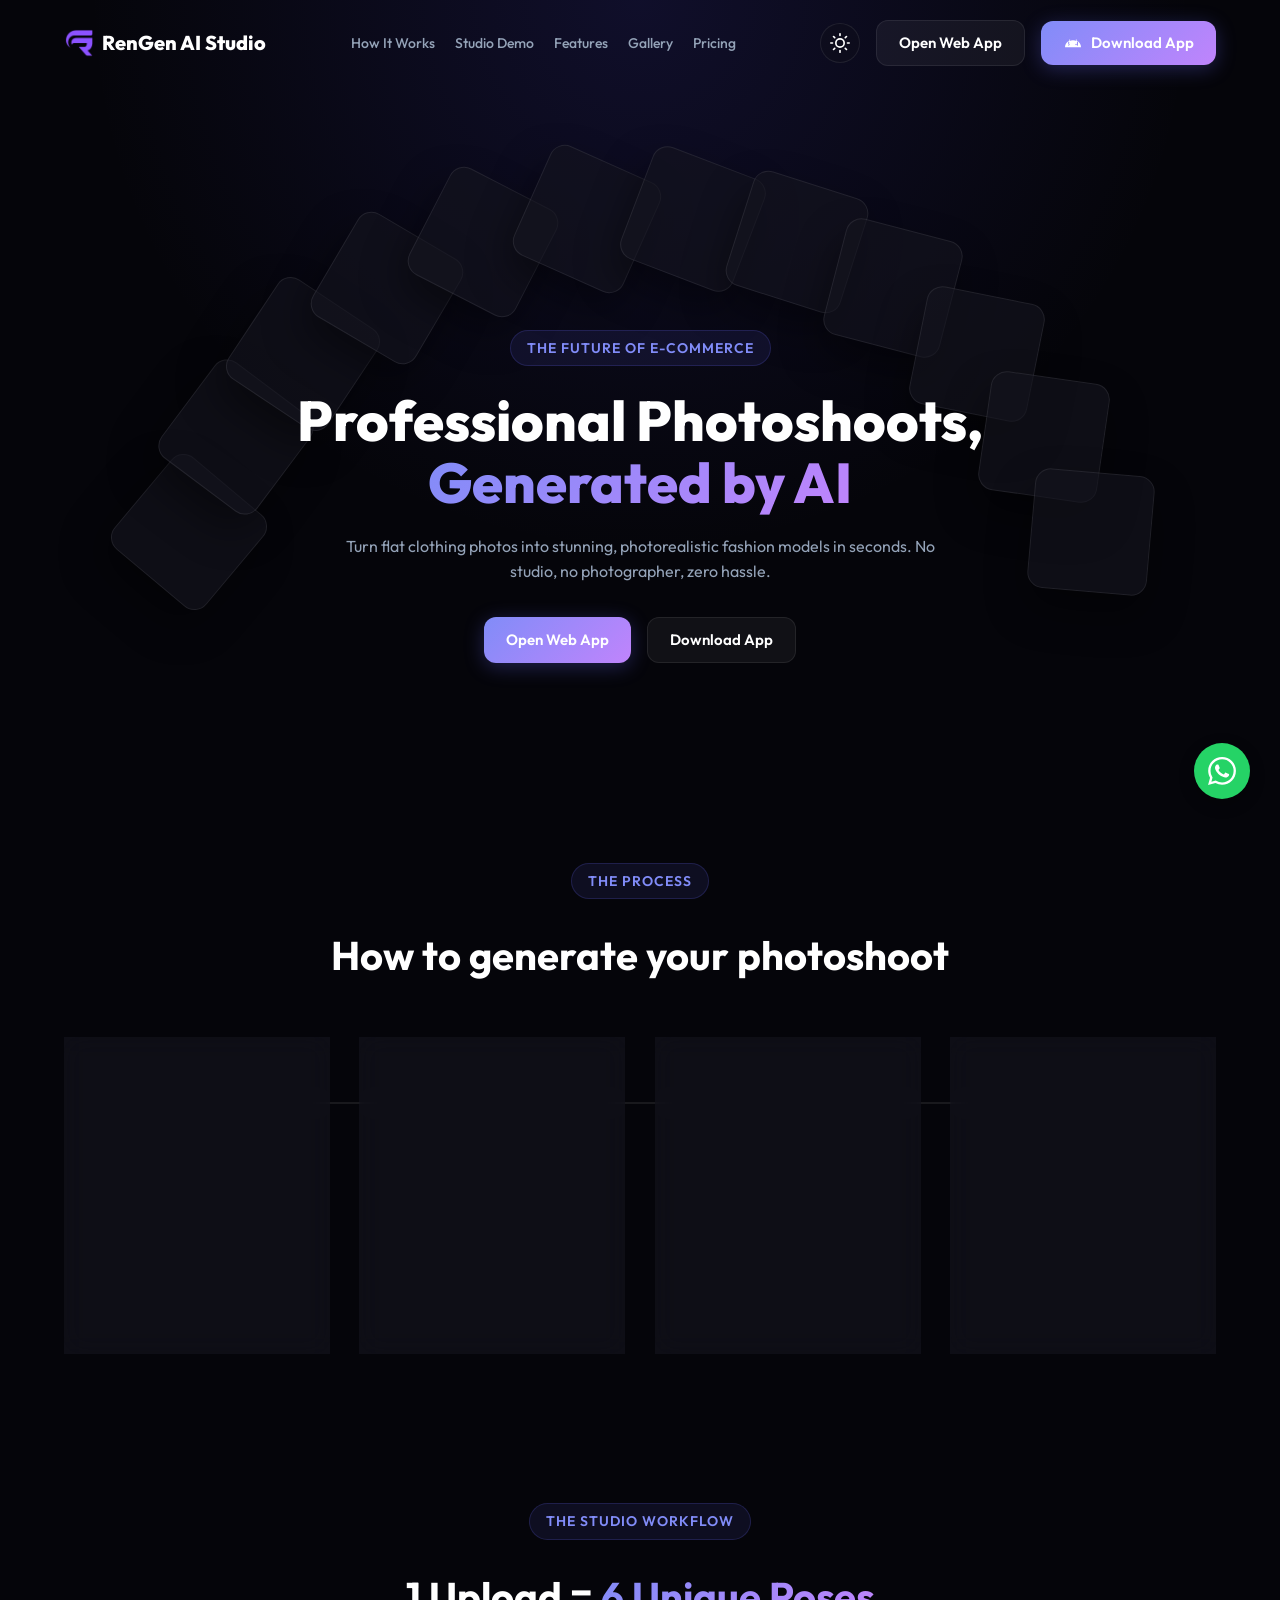
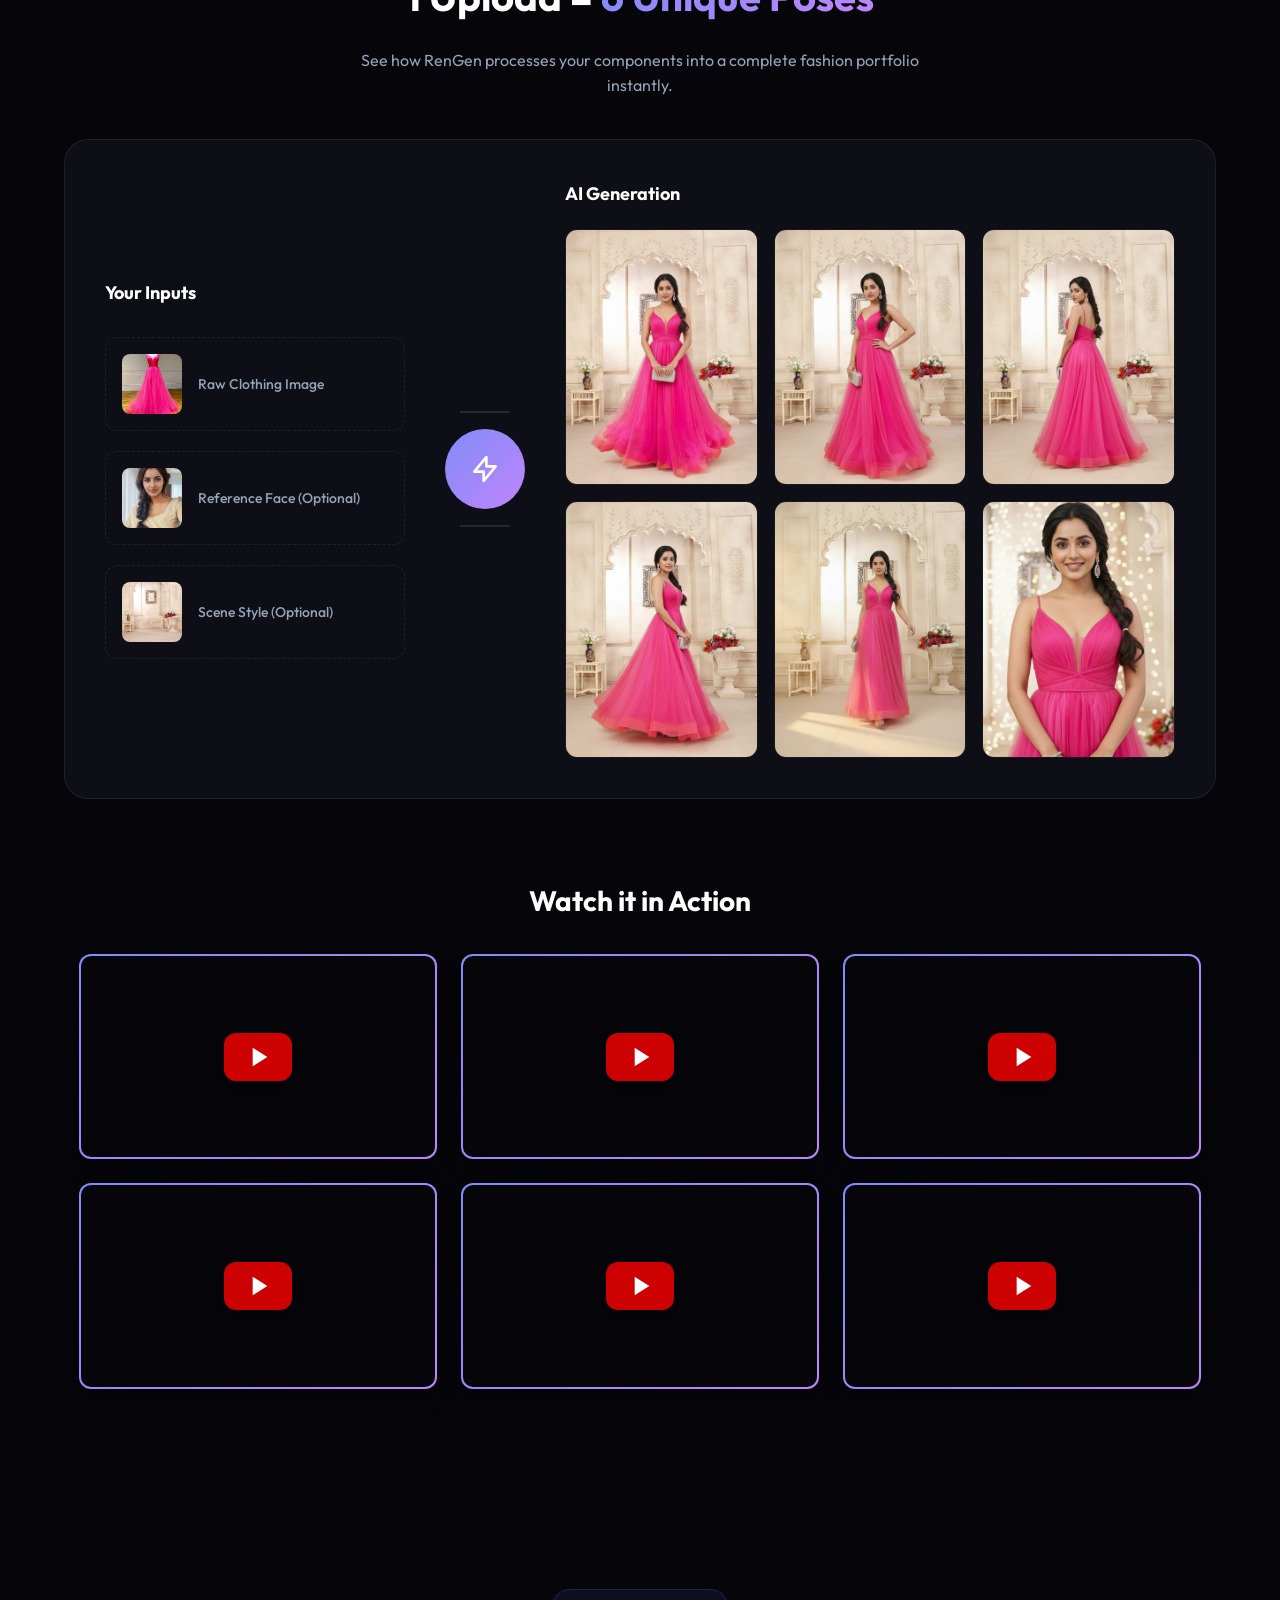
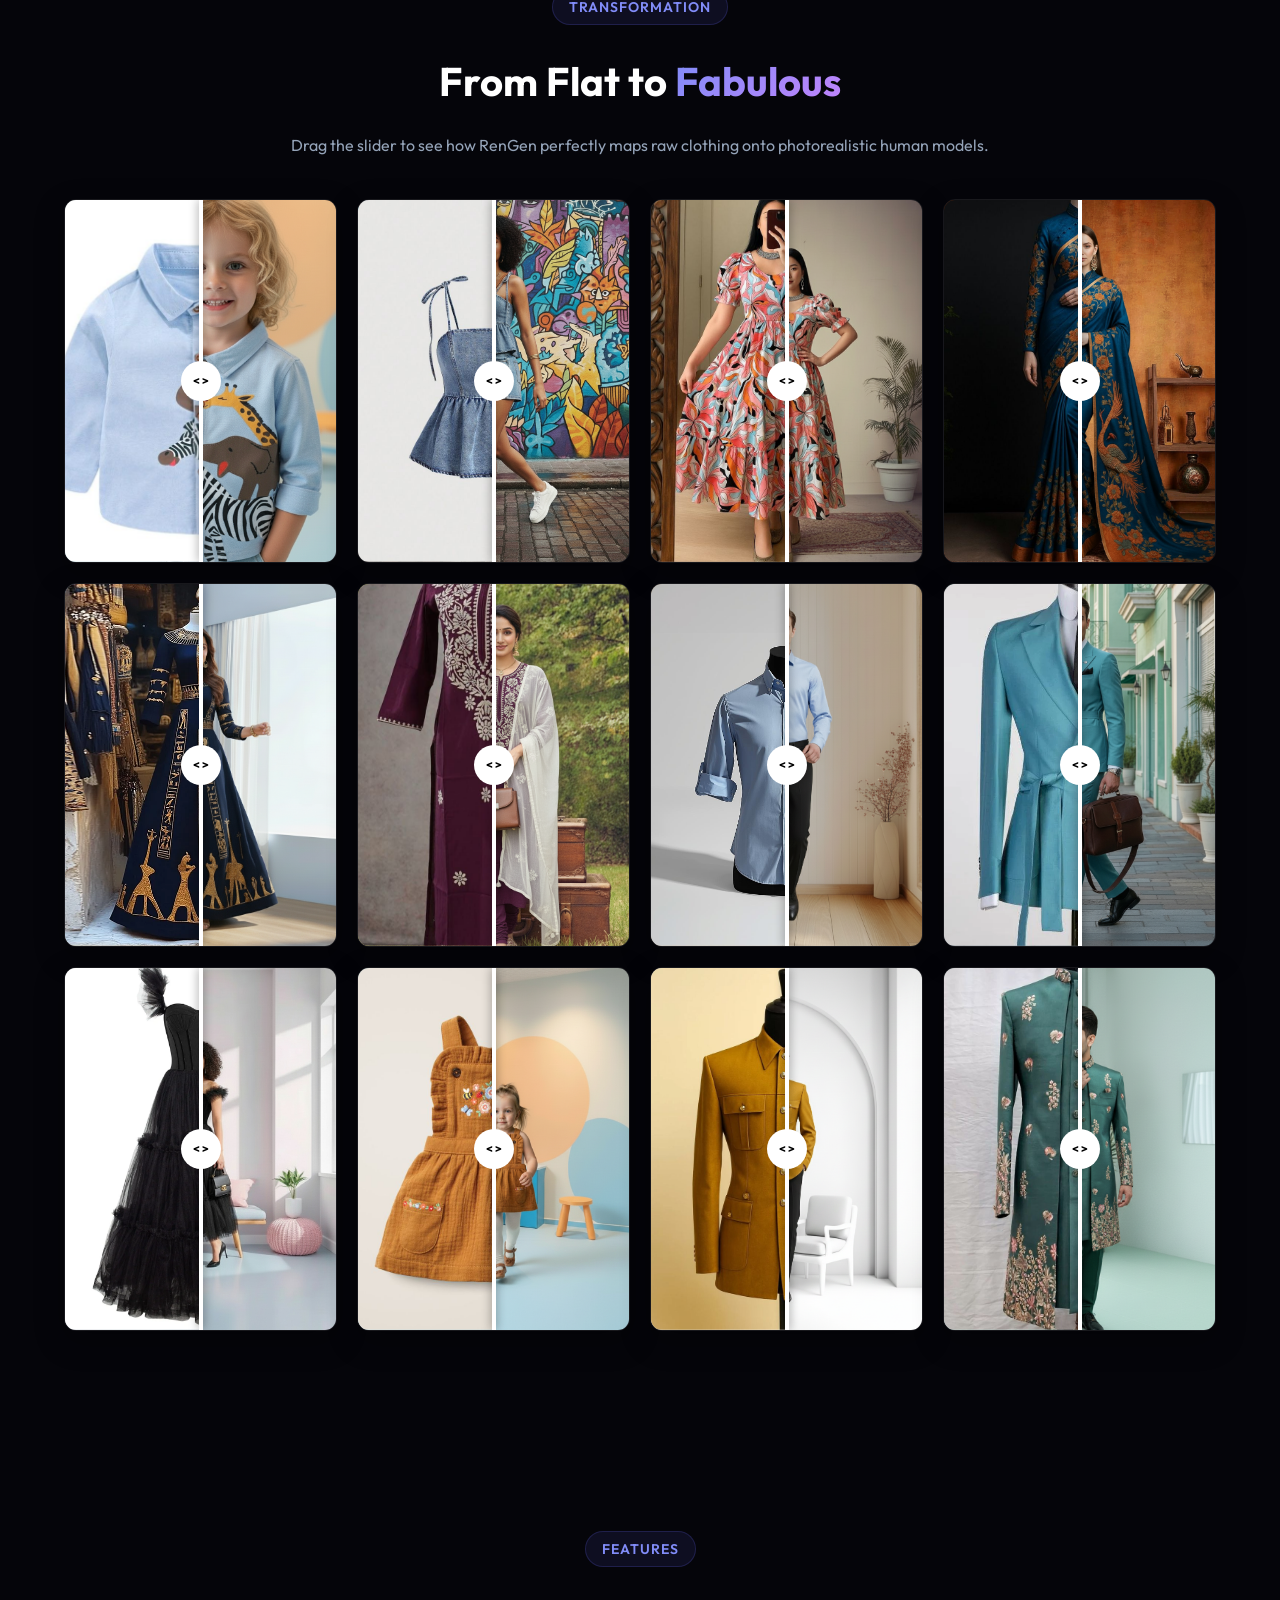
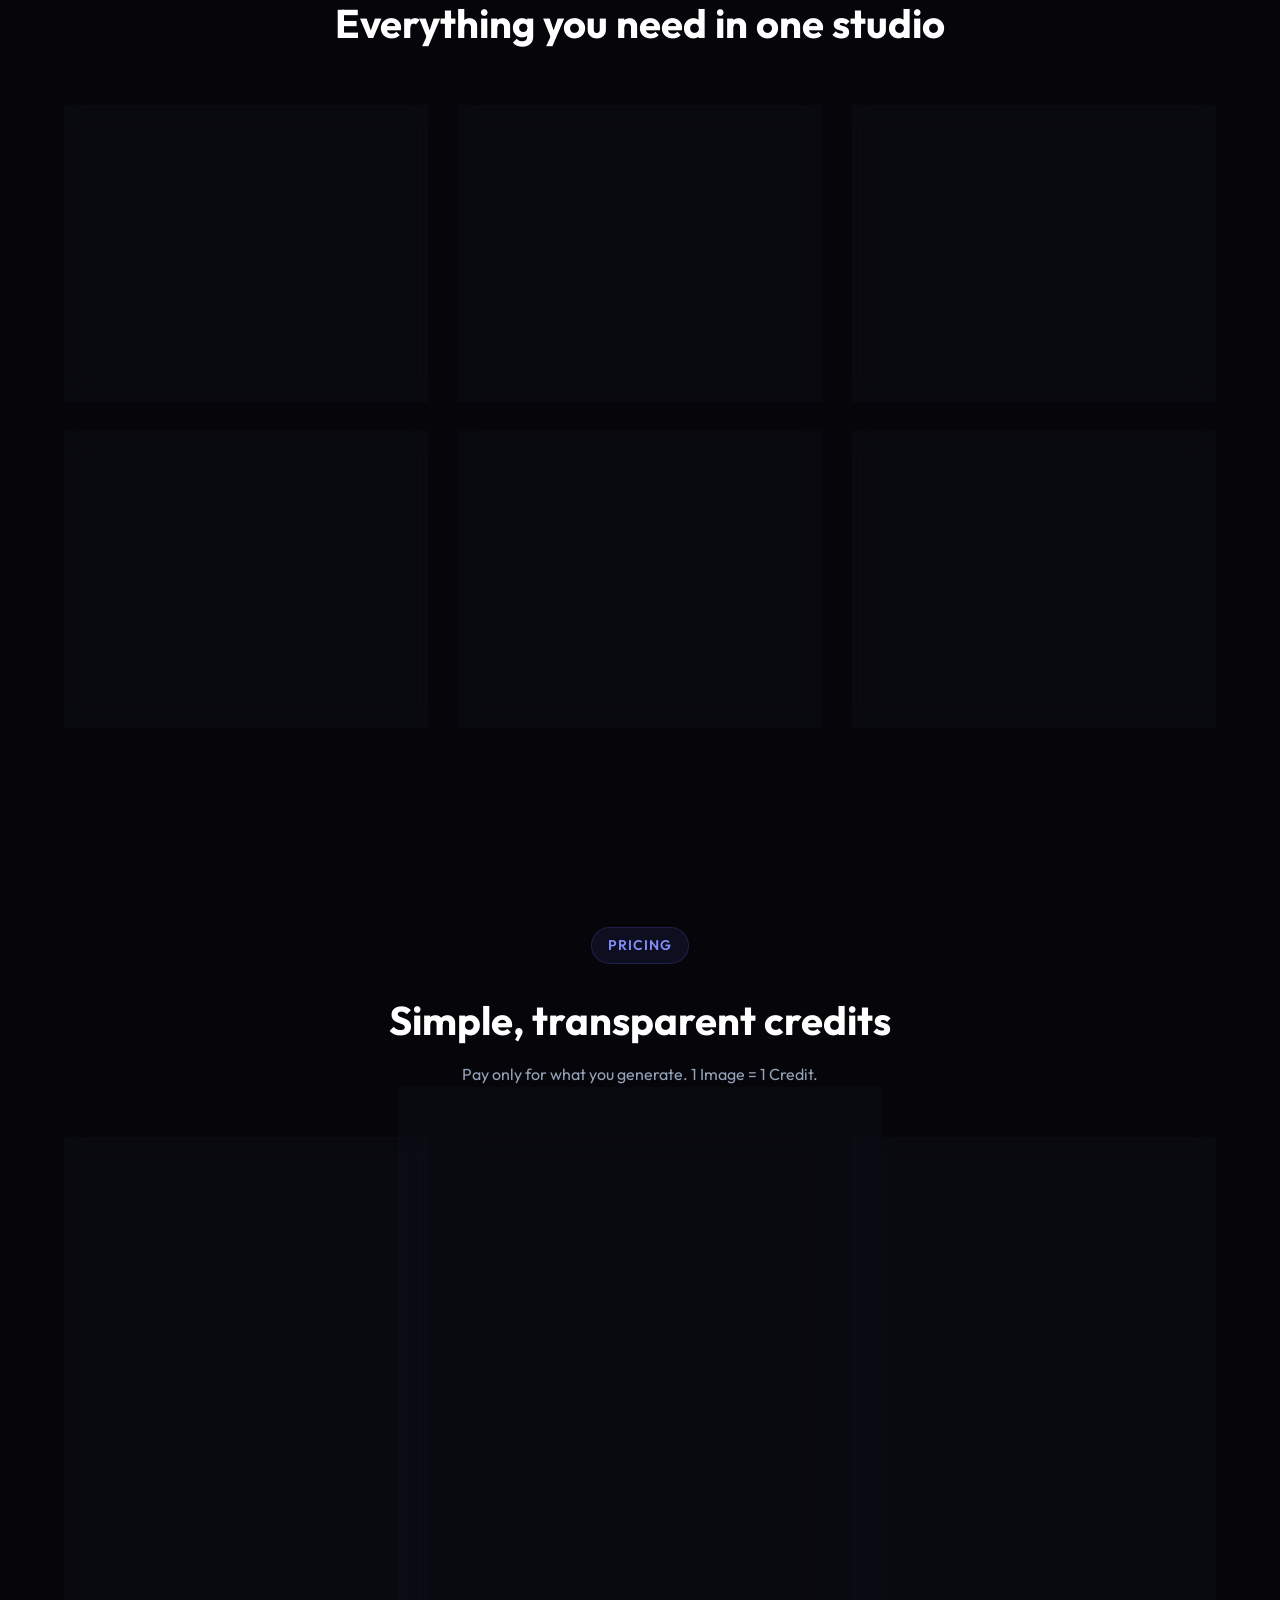
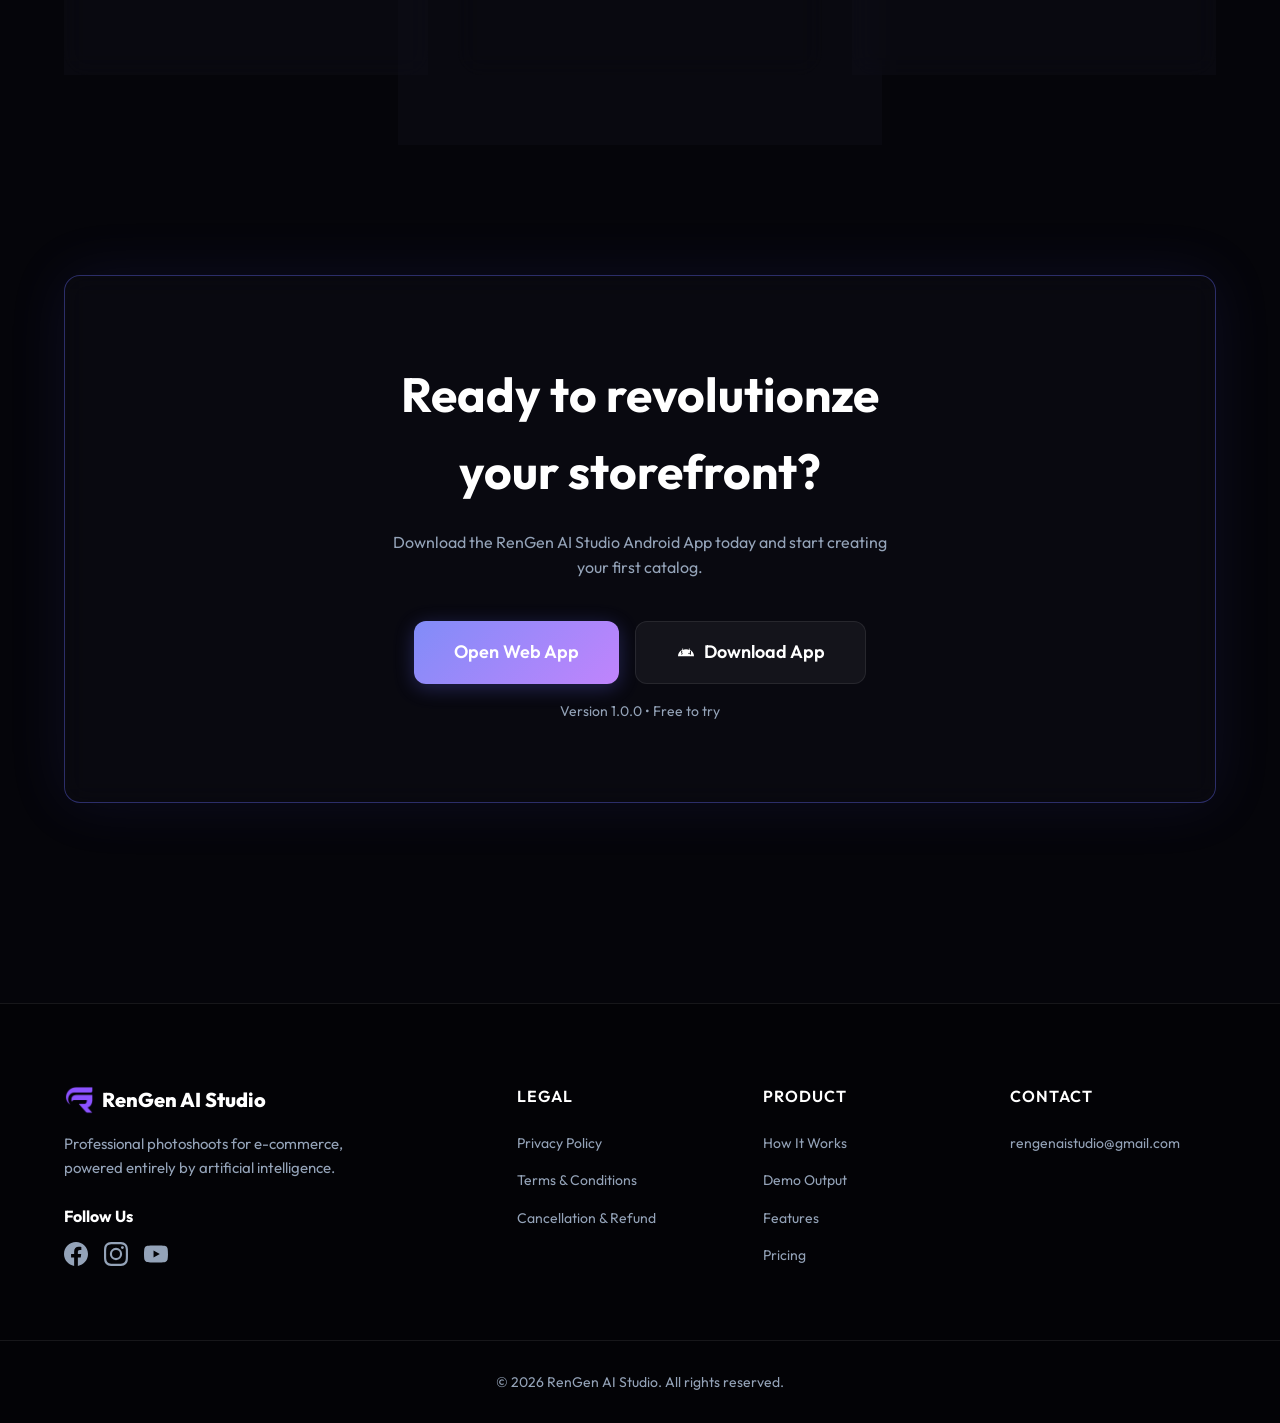
<file: index.html>
<!DOCTYPE html>
<html lang="en">
<head>
    <meta charset="UTF-8">
    <meta name="viewport" content="width=device-width, initial-scale=1.0">
    <title>RenGen AI Studio — AI-Powered Product Photoshoots</title>
    <meta name="description" content="Generate stunning, professional AI photoshoots for your products in seconds. No studio, no model, no photographer needed.">
    <link rel="icon" href="assets/logo/logo.png" type="image/png">
    <!-- Link to our new external stylesheet -->
    <link rel="stylesheet" href="style.css">
</head>
<body>
    
    <!-- ===== MOBILE MENU OVERLAY ===== -->
    <div id="mobile-menu" class="mobile-menu-overlay">
        <button id="mobile-close-btn" style="position: absolute; top: 24px; right: 24px; background: none; border: none; color: var(--text-main); font-size: 32px; cursor: pointer;">✕</button>
        <div class="mobile-menu-nav">
            <a href="#how-it-works" class="mobile-menu-item">How It Works</a>
            <a href="#demo" class="mobile-menu-item">Studio Demo</a>
            <a href="#features" class="mobile-menu-item">Features</a>
            <a href="#slider" class="mobile-menu-item">Gallery</a>
            <a href="#pricing" class="mobile-menu-item">Pricing</a>
        </div>
        <a href="https://app.rengenaistudio.xyz" class="btn-secondary mobile-menu-item">Open Web App</a>
        <a href="https://github.com/gitanilsen/landingpage-rengenaistudio/releases/download/v1.1.0/rengen-ai-studio-v1.1.0.apk" class="btn-primary mobile-menu-item">
            <svg viewBox="0 0 24 24" fill="currentColor" width="20" height="20" style="margin-right:8px;"><path d="M17.523 15.3414c-.0682.0227-.1364.0227-.1818.0227-.341 0-.6137-.2727-.6137-.6136v-3.7955c0-.3409.2727-.6136.6137-.6136.3409 0 .6136.2727.6136.6136v3.7955c0 .2954-.25.5681-.4318.5909Zm-10.4546 0c-.0682.0227-.1364.0227-.1818.0227-.3409 0-.6136-.2727-.6136-.6136v-3.7955c0-.3409.2727-.6136.6136-.6136.3409 0 .6136.2727.6136.6136v3.7955c0 .2954-.25.5681-.4318.5909Zm9.7728-6.1363-.7955-1.5455c-.0909-.159-.2954-.2273-.4545-.1364-.1591.0909-.2273.2955-.1364.4546l.7728 1.5454C15.1136 9.0682 13.6364 8.8182 12 8.8182s-3.1136.25-4.2272.7045l.7727-1.5454c.0909-.1591.0227-.3637-.1364-.4546-.1591-.0909-.3636-.0227-.4545.1364L7.159 9.205C4.3182 10.7732 2.3864 13.7277 2.3864 17.1368h19.2272c.0454-3.4091-1.8864-6.3636-4.7272-7.9318v-.0004Zm-9.3636 5.4318c-.4545 0-.8182-.3636-.8182-.8181 0-.4546.3637-.8182.8182-.8182.4545 0 .8181.3636.8181.8182s-.3636.8181-.8181.8181Zm8.1818 0c-.4546 0-.8182-.3636-.8182-.8181 0-.4546.3636-.8182.8182-.8182.4545 0 .8182.3636.8182.8182s-.3637.8181-.8182.8181Z"/></svg>
            Download App
        </a>
    </div>

    <!-- ===== NAVBAR ===== -->
    <nav class="navbar" id="navbar">
        <div class="container nav-container">
            <a href="#" class="logo">
                <img src="assets/logo/logo.png" alt="RenGen AI Studio Logo">
                RenGen AI Studio
            </a>
            <div class="nav-links">
                <a href="#how-it-works">How It Works</a>
                <a href="#demo">Studio Demo</a>
                <a href="#features">Features</a>
                <a href="#slider">Gallery</a>
                <a href="#pricing">Pricing</a>
            </div>
            <div class="nav-actions" style="display: flex; align-items: center; gap: 16px;">
                 <button id="theme-toggle" class="theme-toggle-btn" aria-label="Toggle Theme"></button>
                 <button class="mobile-menu-btn hide-on-mobile-inverse" id="mobile-menu-btn">&#9776;</button>
                 <a href="https://app.rengenaistudio.xyz" class="btn-secondary hide-on-mobile" id="web-btn" style="border-color: var(--border-glass);">Open Web App</a>
                 <a href="https://github.com/gitanilsen/landingpage-rengenaistudio/releases/download/v1.1.0/rengen-ai-studio-v1.1.0.apk" class="btn-primary hide-on-mobile" id="desk-btn-main"><svg viewBox="0 0 24 24" fill="currentColor" width="20" height="20"><path d="M17.523 15.3414c-.0682.0227-.1364.0227-.1818.0227-.341 0-.6137-.2727-.6137-.6136v-3.7955c0-.3409.2727-.6136.6137-.6136.3409 0 .6136.2727.6136.6136v3.7955c0 .2954-.25.5681-.4318.5909Zm-10.4546 0c-.0682.0227-.1364.0227-.1818.0227-.3409 0-.6136-.2727-.6136-.6136v-3.7955c0-.3409.2727-.6136.6136-.6136.3409 0 .6136.2727.6136.6136v3.7955c0 .2954-.25.5681-.4318.5909Zm9.7728-6.1363-.7955-1.5455c-.0909-.159-.2954-.2273-.4545-.1364-.1591.0909-.2273.2955-.1364.4546l.7728 1.5454C15.1136 9.0682 13.6364 8.8182 12 8.8182s-3.1136.25-4.2272.7045l.7727-1.5454c.0909-.1591.0227-.3637-.1364-.4546-.1591-.0909-.3636-.0227-.4545.1364L7.159 9.205C4.3182 10.7732 2.3864 13.7277 2.3864 17.1368h19.2272c.0454-3.4091-1.8864-6.3636-4.7272-7.9318v-.0004Zm-9.3636 5.4318c-.4545 0-.8182-.3636-.8182-.8181 0-.4546.3637-.8182.8182-.8182.4545 0 .8181.3636.8181.8182s-.3636.8181-.8181.8181Zm8.1818 0c-.4546 0-.8182-.3636-.8182-.8181 0-.4546.3636-.8182.8182-.8182.4545 0 .8182.3636.8182.8182s-.3637.8181-.8182.8181Z"/></svg> Download App</a>
            </div>
        </div>
    </nav>

    <!-- ===== HERO SECTION (ARC GALLERY) ===== -->
    <section class="hero" id="hero-section" style="position: relative; overflow: hidden; padding-top: 80px; padding-bottom: 20px;">
        
        <!-- Arc Gallery Background -->
        <div class="arc-gallery-wrapper" id="arc-wrapper">
            <div class="arc-pivot" id="arc-pivot">
                <!-- JS will inject arc images here -->
            </div>
        </div>

        <div class="container relative z-10 hero-content-arc">
            <span class="section-tag animate-fade-in" style="animation-delay: 800ms;">The Future of E-Commerce</span>
            <h1 class="animate-fade-in" style="animation-delay: 900ms;">Professional Photoshoots,<br><span class="text-gradient">Generated by AI</span></h1>
            <p class="animate-fade-in" style="animation-delay: 1000ms;">Turn flat clothing photos into stunning, photorealistic fashion models in seconds. No studio, no photographer, zero hassle.</p>
            
            <div class="hero-cta animate-fade-in" style="animation-delay: 1100ms;">
                <a href="https://app.rengenaistudio.xyz" class="btn-primary">
                    Open Web App
                </a>
                <a href="https://github.com/gitanilsen/landingpage-rengenaistudio/releases/download/v1.1.0/rengen-ai-studio-v1.1.0.apk" class="btn-secondary">Download App</a>
            </div>
        </div>
    </section>

    <!-- ===== HOW IT WORKS (4 STEPS) ===== -->
    <section class="steps-section" id="how-it-works">
        <div class="container">
            <div style="text-align: center;">
                <span class="section-tag fade-in">The Process</span>
                <h2 class="fade-in" style="font-size: 40px;">How to generate your photoshoot</h2>
            </div>
            
            <div class="steps-grid fade-in">
                <div class="step-card glass-panel">
                    <div class="step-number">1</div>
                    <h3>Upload Product</h3>
                    <p>Take a simple flat-lay photo of your clothing. Use our built-in tool to instantly strip the background.</p>
                </div>
                <div class="step-card glass-panel">
                    <div class="step-number">2</div>
                    <h3>Build Your Model</h3>
                    <p>Select ethnicity, age, and hair color. Or simply upload a reference face of your favorite model.</p>
                </div>
                <div class="step-card glass-panel">
                    <div class="step-number">3</div>
                    <h3>Set the Scene</h3>
                    <p>Describe your ideal background—like 'sunny Paris street'—or let the AI craft a perfect studio set.</p>
                </div>
                <div class="step-card glass-panel">
                    <div class="step-number">4</div>
                    <h3>Generate & Export</h3>
                    <p>Click generate to receive 6 stunning high-res poses inside the studio. Instantly export them as a complete ZIP folder or beautiful PDF catalog.</p>
                </div>
            </div>
        </div>
    </section>

    <!-- ===== 1 CLICK = 6 POSES (INTERACTIVE DEMO) ===== -->
    <section class="demo-section" id="demo">
        <div class="container">
            <div style="text-align: center;">
                <span class="section-tag fade-in">The Studio Workflow</span>
                <h2 class="fade-in" style="font-size: 40px; margin-bottom: 20px;">1 Upload = <span class="text-gradient">6 Unique Poses</span></h2>
                <p class="fade-in" style="color: var(--text-muted); max-width: 600px; margin: 0 auto;">See how RenGen processes your components into a complete fashion portfolio instantly.</p>
            </div>

            <!-- The Grid activates animation on scroll via JS -->
            <div class="demo-container">
                <!-- Left: Inputs -->
                <div class="demo-inputs">
                    <h3 style="margin-bottom: 10px; font-size: 18px;">Your Inputs</h3>
                    <div class="input-card">
                        <img src="assets/demo-6/raw-cloth.webp" alt="Raw Product">
                        <span>Raw Clothing Image</span>
                    </div>
                    <div class="input-card">
                        <img src="assets/demo-6/face.jpeg" alt="Model Face">
                        <span>Reference Face (Optional)</span>
                    </div>
                    <div class="input-card">
                        <img src="assets/demo-6/scene.jpeg" alt="Background">
                        <span>Scene Style (Optional)</span>
                    </div>
                </div>

                <!-- Center: Action -->
                <div class="demo-action">
                    <div style="height: 2px; width: 50px; background: rgba(255,255,255,0.1);"></div>
                    <button class="pulse-button" title="Generates Automatically on Scroll">
                        <svg viewBox="0 0 24 24" fill="none" stroke="currentColor" stroke-width="2">
                            <path stroke-linecap="round" stroke-linejoin="round" d="M13 10V3L4 14h7v7l9-11h-7z" />
                        </svg>
                    </button>
                    <div style="height: 2px; width: 50px; background: rgba(255,255,255,0.1);"></div>
                </div>

                <!-- Right: Outputs -->
                <div>
                    <h3 style="margin-bottom: 20px; font-size: 18px;">AI Generation</h3>
                    <div class="demo-outputs">
                        <div class="output-card"><img src="assets/demo-6/pose-1.jpeg" alt="Output 1"></div>
                        <div class="output-card"><img src="assets/demo-6/pose-2.jpeg" alt="Output 2"></div>
                        <div class="output-card"><img src="assets/demo-6/pose-3.jpeg" alt="Output 3"></div>
                        <div class="output-card"><img src="assets/demo-6/pose-4.jpeg" alt="Output 4"></div>
                        <div class="output-card"><img src="assets/demo-6/pose-5.jpeg" alt="Output 5"></div>
                        <div class="output-card"><img src="assets/demo-6/pose-6.jpeg" alt="Output 6"></div>
                    </div>
                </div>
            </div>

            <!-- ===== WATCH IT IN ACTION (VIDEO GALLERY) ===== -->
            <div class="video-gallery-container fade-in" style="margin-top: 80px; max-width: 1200px; margin-left: auto; margin-right: auto;">
                <h3 style="text-align: center; margin-bottom: 30px; font-size: 28px;">Watch it in Action</h3>
                
                <div class="video-grid" style="display: grid; grid-template-columns: repeat(auto-fit, minmax(300px, 1fr)); gap: 24px; padding: 0 15px;">
                    <!-- Video 1 -->
                    <div class="video-wrapper" style="position: relative; padding-bottom: 56.25%; height: 0; overflow: hidden; border-radius: 12px; border: 2px solid transparent; background: linear-gradient(var(--bg-main), var(--bg-main)) padding-box, var(--primary-gradient) border-box; box-shadow: 0 8px 20px rgba(0,0,0,0.3);">
                        <iframe src="https://www.youtube.com/embed/Zno3l4arcpY?rel=0" frameborder="0" allow="accelerometer; autoplay; clipboard-write; encrypted-media; gyroscope; picture-in-picture" referrerpolicy="strict-origin-when-cross-origin" allowfullscreen style="position: absolute; top: 0; left: 0; width: 100%; height: 100%;"></iframe>
                    </div>
                    <!-- Video 2 -->
                    <div class="video-wrapper" style="position: relative; padding-bottom: 56.25%; height: 0; overflow: hidden; border-radius: 12px; border: 2px solid transparent; background: linear-gradient(var(--bg-main), var(--bg-main)) padding-box, var(--primary-gradient) border-box; box-shadow: 0 8px 20px rgba(0,0,0,0.3);">
                        <iframe src="https://www.youtube.com/embed/oQwHZWAYf4s?rel=0" frameborder="0" allow="accelerometer; autoplay; clipboard-write; encrypted-media; gyroscope; picture-in-picture" referrerpolicy="strict-origin-when-cross-origin" allowfullscreen style="position: absolute; top: 0; left: 0; width: 100%; height: 100%;"></iframe>
                    </div>
                    <!-- Video 3 -->
                    <div class="video-wrapper" style="position: relative; padding-bottom: 56.25%; height: 0; overflow: hidden; border-radius: 12px; border: 2px solid transparent; background: linear-gradient(var(--bg-main), var(--bg-main)) padding-box, var(--primary-gradient) border-box; box-shadow: 0 8px 20px rgba(0,0,0,0.3);">
                        <iframe src="https://www.youtube.com/embed/RF9pEm-G1Vs?rel=0" frameborder="0" allow="accelerometer; autoplay; clipboard-write; encrypted-media; gyroscope; picture-in-picture" referrerpolicy="strict-origin-when-cross-origin" allowfullscreen style="position: absolute; top: 0; left: 0; width: 100%; height: 100%;"></iframe>
                    </div>
                    <!-- Video 4 -->
                    <div class="video-wrapper" style="position: relative; padding-bottom: 56.25%; height: 0; overflow: hidden; border-radius: 12px; border: 2px solid transparent; background: linear-gradient(var(--bg-main), var(--bg-main)) padding-box, var(--primary-gradient) border-box; box-shadow: 0 8px 20px rgba(0,0,0,0.3);">
                        <iframe src="https://www.youtube.com/embed/eeZzrTI03FM?rel=0" frameborder="0" allow="accelerometer; autoplay; clipboard-write; encrypted-media; gyroscope; picture-in-picture" referrerpolicy="strict-origin-when-cross-origin" allowfullscreen style="position: absolute; top: 0; left: 0; width: 100%; height: 100%;"></iframe>
                    </div>
                    <!-- Video 5 -->
                    <div class="video-wrapper" style="position: relative; padding-bottom: 56.25%; height: 0; overflow: hidden; border-radius: 12px; border: 2px solid transparent; background: linear-gradient(var(--bg-main), var(--bg-main)) padding-box, var(--primary-gradient) border-box; box-shadow: 0 8px 20px rgba(0,0,0,0.3);">
                        <iframe src="https://www.youtube.com/embed/k8vIuB_cfsk?rel=0" frameborder="0" allow="accelerometer; autoplay; clipboard-write; encrypted-media; gyroscope; picture-in-picture" referrerpolicy="strict-origin-when-cross-origin" allowfullscreen style="position: absolute; top: 0; left: 0; width: 100%; height: 100%;"></iframe>
                    </div>
                    <!-- Video 6 -->
                    <div class="video-wrapper" style="position: relative; padding-bottom: 56.25%; height: 0; overflow: hidden; border-radius: 12px; border: 2px solid transparent; background: linear-gradient(var(--bg-main), var(--bg-main)) padding-box, var(--primary-gradient) border-box; box-shadow: 0 8px 20px rgba(0,0,0,0.3);">
                        <iframe src="https://www.youtube.com/embed/1i0V-IEdSxY?rel=0" frameborder="0" allow="accelerometer; autoplay; clipboard-write; encrypted-media; gyroscope; picture-in-picture" referrerpolicy="strict-origin-when-cross-origin" allowfullscreen style="position: absolute; top: 0; left: 0; width: 100%; height: 100%;"></iframe>
                    </div>
                </div>
            </div>
        </div>
    </section>

    <!-- ===== BEFORE / AFTER SLIDER ===== -->
    <section class="slider-section" id="slider">
        <div class="container" style="text-align: center;">
            <span class="section-tag fade-in">Transformation</span>
            <h2 class="fade-in" style="font-size: 40px; margin-bottom: 20px;">From Flat to <span class="text-gradient">Fabulous</span></h2>
            <p class="fade-in" style="color: var(--text-muted);">Drag the slider to see how RenGen perfectly maps raw clothing onto photorealistic human models.</p>

            <div class="slider-grid fade-in">
                <!-- Slider 1 -->
                <div class="slider-container">
                    <img src="assets/after-1.jpeg" alt="After AI Generation" class="slider-img">
                    <img src="assets/before-1.jpeg" alt="Before Flat Lay" class="slider-img slider-before">
                    <div class="slider-handle"></div>
                </div>
                
                <!-- Slider 2 -->
                <div class="slider-container">
                    <img src="assets/after-2.jpeg" alt="After 2" class="slider-img">
                    <img src="assets/before-2.jpeg" alt="Before 2" class="slider-img slider-before">
                    <div class="slider-handle"></div>
                </div>

                <!-- Slider 3 -->
                <div class="slider-container">
                    <img src="assets/after-3.jpeg" alt="After 3" class="slider-img">
                    <img src="assets/before-3.jpg" alt="Before 3" class="slider-img slider-before">
                    <div class="slider-handle"></div>
                </div>

                <!-- Slider 4 -->
                <div class="slider-container">
                    <img src="assets/after-4.jpeg" alt="After 4" class="slider-img">
                    <img src="assets/before-4.jpeg" alt="Before 4" class="slider-img slider-before">
                    <div class="slider-handle"></div>
                </div>

                <!-- Slider 5 -->
                <div class="slider-container">
                    <img src="assets/after-5.jpeg" alt="After 5" class="slider-img">
                    <img src="assets/before-5.webp" alt="Before 5" class="slider-img slider-before">
                    <div class="slider-handle"></div>
                </div>

                <!-- Slider 6 -->
                <div class="slider-container">
                    <img src="assets/after-6.jpeg" alt="After 6" class="slider-img">
                    <img src="assets/before-6.jpeg" alt="Before 6" class="slider-img slider-before">
                    <div class="slider-handle"></div>
                </div>

                <!-- Slider 7 -->
                <div class="slider-container">
                    <img src="assets/after-7.jpeg" alt="After 7" class="slider-img">
                    <img src="assets/before-7.jpg" alt="Before 7" class="slider-img slider-before">
                    <div class="slider-handle"></div>
                </div>

                <!-- Slider 8 -->
                <div class="slider-container">
                    <img src="assets/after-8.jpeg" alt="After 8" class="slider-img">
                    <img src="assets/before-8.webp" alt="Before 8" class="slider-img slider-before">
                    <div class="slider-handle"></div>
                </div>

                <!-- Slider 9 -->
                <div class="slider-container">
                    <img src="assets/after-9.jpeg" alt="After 9" class="slider-img">
                    <img src="assets/before-9.webp" alt="Before 9" class="slider-img slider-before">
                    <div class="slider-handle"></div>
                </div>

                <!-- Slider 10 -->
                <div class="slider-container">
                    <img src="assets/after-10.jpeg" alt="After 10" class="slider-img">
                    <img src="assets/before-10.jpeg" alt="Before 10" class="slider-img slider-before">
                    <div class="slider-handle"></div>
                </div>

                <!-- Slider 11 -->
                <div class="slider-container">
                    <img src="assets/after-11.jpeg" alt="After 11" class="slider-img">
                    <img src="assets/before-11.jpeg" alt="Before 11" class="slider-img slider-before">
                    <div class="slider-handle"></div>
                </div>

                <!-- Slider 12 -->
                <div class="slider-container">
                    <img src="assets/after-12.jpeg" alt="After 12" class="slider-img">
                    <img src="assets/before-12.jpeg" alt="Before 12" class="slider-img slider-before">
                    <div class="slider-handle"></div>
                </div>
            </div>
        </div>
    </section>

    <!-- ===== FEATURES ===== -->
    <section class="features" id="features">
        <div class="container">
            <div style="text-align: center;">
                <span class="section-tag fade-in">Features</span>
                <h2 class="fade-in" style="font-size: 40px;">Everything you need in one studio</h2>
            </div>
            
            <div class="features-grid">
                <div class="feature-card glass-panel fade-in">
                    <div class="feature-icon">
                        <svg viewBox="0 0 24 24" fill="none" stroke="currentColor" stroke-width="2"><path d="M21 16V8a2 2 0 0 0-1-1.73l-7-4a2 2 0 0 0-2 0l-7 4A2 2 0 0 0 3 8v8a2 2 0 0 0 1 1.73l7 4a2 2 0 0 0 2 0l7-4A2 2 0 0 0 21 16z"></path></svg>
                    </div>
                    <h3>AI Background Removal</h3>
                    <p>Instantly strip noisy backgrounds from your raw photos with one click. We ensure clean edges for perfect generation.</p>
                </div>
                
                <div class="feature-card glass-panel fade-in">
                    <div class="feature-icon">
                        <svg viewBox="0 0 24 24" fill="none" stroke="currentColor" stroke-width="2"><path d="M17 21v-2a4 4 0 0 0-4-4H5a4 4 0 0 0-4 4v2"></path><circle cx="9" cy="7" r="4"></circle><path d="M23 21v-2a4 4 0 0 0-3-3.87"></path><path d="M16 3.13a4 4 0 0 1 0 7.75"></path></svg>
                    </div>
                    <h3>Face & Model Matching</h3>
                    <p>Want a specific look? Upload a reference face, select age, ethnicity, and hair color to craft the perfect ambassador for your brand.</p>
                </div>
                
                <div class="feature-card glass-panel fade-in">
                    <div class="feature-icon">
                        <svg viewBox="0 0 24 24" fill="none" stroke="currentColor" stroke-width="2"><rect x="3" y="3" width="18" height="18" rx="2" ry="2"></rect><circle cx="8.5" cy="8.5" r="1.5"></circle><polyline points="21 15 16 10 5 21"></polyline></svg>
                    </div>
                    <h3>Custom Scenes</h3>
                    <p>Place your models anywhere. From a sunny street in Paris to an abstract studio setup. Just describe it or upload a reference.</p>
                </div>
                
                <div class="feature-card glass-panel fade-in">
                    <div class="feature-icon">
                        <!-- Upscaler Icon -->
                        <svg viewBox="0 0 24 24" fill="none" stroke="currentColor" stroke-width="2"><path d="M15 3h6v6M9 21H3v-6M21 3l-7 7M3 21l7-7"></path></svg>
                    </div>
                    <h3>4K AI Upscaling</h3>
                    <p>Generated a great image but need it larger? Upscale any result to crisp 4K resolution directly within the studio.</p>
                </div>

                <div class="feature-card glass-panel fade-in">
                    <div class="feature-icon">
                        <!-- Eraser/Modify Icon -->
                        <svg viewBox="0 0 24 24" fill="none" stroke="currentColor" stroke-width="2"><path d="M21.174 6.812a1 1 0 0 0-3.986-3.987L3.842 16.174a2 2 0 0 0-.5.83l-1.321 4.352a.5.5 0 0 0 .623.622l4.353-1.32a2 2 0 0 0 .83-.497z"></path><path d="m15 5 4 4"></path></svg>
                    </div>
                    <h3>Magic Eraser & Modify</h3>
                    <p>Need a slight tweak? Brush over any part of your generated image and tell the AI exactly what you want to change or remove.</p>
                </div>

                <div class="feature-card glass-panel fade-in">
                    <div class="feature-icon">
                        <!-- Aspect Ratio Icon -->
                        <svg viewBox="0 0 24 24" fill="none" stroke="currentColor" stroke-width="2"><rect x="3" y="3" width="18" height="18" rx="2" ry="2"></rect><line x1="3" y1="9" x2="21" y2="9"></line><line x1="9" y1="21" x2="9" y2="9"></line></svg>
                    </div>
                    <h3>Custom Aspect Ratios</h3>
                    <p>Whether you need a Square post for Instagram, a Story, or a classic Portrait format, generate images perfectly sized for your feed.</p>
                </div>
            </div>
        </div>
    </section>

    <!-- ===== PRICING ===== -->
    <section class="pricing" id="pricing">
        <div class="container">
            <div style="text-align: center;">
                <span class="section-tag fade-in">Pricing</span>
                <h2 class="fade-in" style="font-size: 40px;">Simple, transparent credits</h2>
                <p class="fade-in" style="color: var(--text-muted); margin-top: 10px;">Pay only for what you generate. 1 Image = 1 Credit.</p>
            </div>
            
            <div class="pricing-grid fade-in">
                <!-- Tester Pack -->
                <div class="price-card glass-panel">
                    <h3>Tester Pack</h3>
                    <div class="price-amount">₹149</div>
                    <div class="price-credits">15 Credits</div>
                    <ul class="price-features">
                        <li>High-res AI Generation</li>
                        <li>All poses & models</li>
                        <li>Web & Android sync</li>
                    </ul>
                    <a href="https://app.rengenaistudio.xyz" class="btn-secondary" style="width:100%; display:block; text-align:center;">Get Started</a>
                </div>

                <!-- Creator Pack (Popular) -->
                <div class="price-card glass-panel popular">
                    <div class="popular-badge">Most Popular</div>
                    <h3>Creator Pack</h3>
                    <div class="price-amount">₹499</div>
                    <div class="price-credits">75 Credits</div>
                    <ul class="price-features">
                        <li>High-res AI Generation</li>
                        <li>All poses & models</li>
                        <li>Web & Android sync</li>
                        <li>Magic Modify access</li>
                    </ul>
                    <a href="https://app.rengenaistudio.xyz" class="btn-primary" style="width:100%; justify-content:center;">Get Started</a>
                </div>

                <!-- Studio Pro -->
                <div class="price-card glass-panel">
                    <h3>Studio Pro</h3>
                    <div class="price-amount">₹999</div>
                    <div class="price-credits">180 Credits</div>
                    <ul class="price-features">
                        <li>High-res AI Generation</li>
                        <li>All poses & models</li>
                        <li>Web & Android sync</li>
                        <li>Priority processing</li>
                    </ul>
                    <a href="https://app.rengenaistudio.xyz" class="btn-secondary" style="width:100%; justify-content:center; display:flex;">Get Started</a>
                </div>
            </div>
        </div>
    </section>

    <!-- ===== DOWNLOAD / CTA ===== -->
    <section class="demo-section" id="download" style="text-align: center;">
        <div class="container fade-in">
            <div class="glass-panel" style="padding: 80px 40px; border-color: rgba(99, 102, 241, 0.4); box-shadow: 0 0 60px rgba(99,102,241,0.1);">
                <h2 style="font-size: 48px; margin-bottom: 20px;">Ready to revolutionze<br>your storefront?</h2>
                <p style="color: var(--text-muted); max-width: 500px; margin: 0 auto 40px;">Download the RenGen AI Studio Android App today and start creating your first catalog.</p>
                
                <div style="display: flex; gap: 16px; justify-content: center; flex-wrap: wrap;">
                    <a href="https://app.rengenaistudio.xyz" class="btn-primary" style="padding: 16px 40px; font-size: 18px;">
                        Open Web App
                    </a>
                    <a href="https://github.com/gitanilsen/landingpage-rengenaistudio/releases/download/v1.1.0/rengen-ai-studio-v1.1.0.apk" class="btn-secondary" style="padding: 16px 40px; font-size: 18px;">
                        <svg viewBox="0 0 24 24" fill="currentColor" width="20" height="20" style="margin-right: 8px;"><path d="M17.523 15.3414c-.0682.0227-.1364.0227-.1818.0227-.341 0-.6137-.2727-.6137-.6136v-3.7955c0-.3409.2727-.6136.6137-.6136.3409 0 .6136.2727.6136.6136v3.7955c0 .2954-.25.5681-.4318.5909Zm-10.4546 0c-.0682.0227-.1364.0227-.1818.0227-.3409 0-.6136-.2727-.6136-.6136v-3.7955c0-.3409.2727-.6136.6136-.6136.3409 0 .6136.2727.6136.6136v3.7955c0 .2954-.25.5681-.4318.5909Zm9.7728-6.1363-.7955-1.5455c-.0909-.159-.2954-.2273-.4545-.1364-.1591.0909-.2273.2955-.1364.4546l.7728 1.5454C15.1136 9.0682 13.6364 8.8182 12 8.8182s-3.1136.25-4.2272.7045l.7727-1.5454c.0909-.1591.0227-.3637-.1364-.4546-.1591-.0909-.3636-.0227-.4545.1364L7.159 9.205C4.3182 10.7732 2.3864 13.7277 2.3864 17.1368h19.2272c.0454-3.4091-1.8864-6.3636-4.7272-7.9318v-.0004Zm-9.3636 5.4318c-.4545 0-.8182-.3636-.8182-.8181 0-.4546.3637-.8182.8182-.8182.4545 0 .8181.3636.8181.8182s-.3636.8181-.8181.8181Zm8.1818 0c-.4546 0-.8182-.3636-.8182-.8181 0-.4546.3636-.8182.8182-.8182.4545 0 .8182.3636.8182.8182s-.3637.8181-.8182.8181Z"/></svg>
                        Download App
                    </a>
                </div>
                <p style="margin-top: 16px; font-size: 14px; color: var(--text-muted);">Version 1.0.0 • Free to try</p>
            </div>
        </div>
    </section>

    <!-- ===== FOOTER ===== -->
    <footer class="footer fade-in">
        <div class="container footer-grid">
            <div class="footer-brand">
                <a href="#" class="logo">
                    <img src="assets/logo/logo.png" alt="RenGen AI Studio Logo">
                    RenGen AI Studio
                </a>
                <p>Professional photoshoots for e-commerce, powered entirely by artificial intelligence.</p>
                
                <div class="social-links" style="margin-top: 24px;">
                    <h4 style="margin-bottom: 12px; font-size: 16px; color: var(--text-main);">Follow Us</h4>
                    <div style="display: flex; gap: 16px;">
                        <a href="https://www.facebook.com/rengenaistudio" target="_blank" aria-label="Facebook" style="color: var(--text-muted); transition: color 0.3s ease;" onmouseover="this.style.color='#1877F2'" onmouseout="this.style.color='var(--text-muted)'">
                            <svg viewBox="0 0 24 24" width="24" height="24" fill="currentColor"><path d="M24 12.073c0-6.627-5.373-12-12-12s-12 5.373-12 12c0 5.99 4.388 10.954 10.125 11.854v-8.385H7.078v-3.469h3.047V9.43c0-3.007 1.792-4.669 4.533-4.669 1.312 0 2.686.235 2.686.235v2.953H15.83c-1.491 0-1.956.925-1.956 1.874v2.25h3.328l-.532 3.469h-2.796v8.385C19.612 23.027 24 18.062 24 12.073z"/></svg>
                        </a>
                        <a href="https://www.instagram.com/rengenaistudio" target="_blank" aria-label="Instagram" style="color: var(--text-muted); transition: color 0.3s ease;" onmouseover="this.style.color='#E1306C'" onmouseout="this.style.color='var(--text-muted)'">
                            <svg viewBox="0 0 24 24" width="24" height="24" fill="currentColor"><path d="M12 2.163c3.204 0 3.584.012 4.85.07 3.252.148 4.771 1.691 4.919 4.919.058 1.265.069 1.645.069 4.849 0 3.205-.012 3.584-.069 4.849-.149 3.225-1.664 4.771-4.919 4.919-1.266.058-1.644.07-4.85.07-3.204 0-3.584-.012-4.849-.07-3.26-.149-4.771-1.699-4.919-4.92-.058-1.265-.07-1.644-.07-4.849 0-3.204.013-3.583.07-4.849.149-3.227 1.664-4.771 4.919-4.919 1.266-.057 1.645-.069 4.849-.069zM12 0C8.741 0 8.333.014 7.053.072 2.695.272.273 2.69.073 7.052.014 8.333 0 8.741 0 12c0 3.259.014 3.668.072 4.948.2 4.358 2.618 6.78 6.98 6.98C8.333 23.986 8.741 24 12 24c3.259 0 3.668-.014 4.948-.072 4.354-.2 6.782-2.618 6.979-6.98.059-1.28.073-1.689.073-4.948 0-3.259-.014-3.667-.072-4.947-.196-4.354-2.617-6.78-6.979-6.98C15.668.014 15.259 0 12 0zm0 5.838a6.162 6.162 0 100 12.324 6.162 6.162 0 000-12.324zM12 16a4 4 0 110-8 4 4 0 010 8zm6.406-11.845a1.44 1.44 0 100 2.881 1.44 1.44 0 000-2.881z"/></svg>
                        </a>
                        <a href="https://www.youtube.com/@RenGenAIStudio" target="_blank" aria-label="YouTube" style="color: var(--text-muted); transition: color 0.3s ease;" onmouseover="this.style.color='#FF0000'" onmouseout="this.style.color='var(--text-muted)'">
                            <svg viewBox="0 0 24 24" width="24" height="24" fill="currentColor"><path d="M23.498 6.186a3.016 3.016 0 0 0-2.122-2.136C19.505 3.545 12 3.545 12 3.545s-7.505 0-9.377.505A3.017 3.017 0 0 0 .502 6.186C0 8.07 0 12 0 12s0 3.93.502 5.814a3.016 3.016 0 0 0 2.122 2.136c1.871.505 9.376.505 9.376.505s7.505 0 9.377-.505a3.015 3.015 0 0 0 2.122-2.136C24 15.93 24 12 24 12s0-3.93-.502-5.814zM9.545 15.568V8.432L15.818 12l-6.273 3.568z"/></svg>
                        </a>
                    </div>
                </div>
            </div>
            
            <div class="footer-links">
                <h4>Legal</h4>
                <ul>
                    <li><a href="privacy.html">Privacy Policy</a></li>
                    <li><a href="terms.html">Terms & Conditions</a></li>
                    <li><a href="refund.html">Cancellation & Refund</a></li>
                </ul>
            </div>
            
            <div class="footer-links">
                <h4>Product</h4>
                <ul>
                    <li><a href="#how-it-works">How It Works</a></li>
                    <li><a href="#demo">Demo Output</a></li>
                    <li><a href="#features">Features</a></li>
                    <li><a href="#pricing">Pricing</a></li>
                </ul>
            </div>
            
            <div class="footer-links">
                <h4>Contact</h4>
                <ul>
                    <li><a href="mailto:rengenaistudio@gmail.com">rengenaistudio@gmail.com</a></li>
                </ul>
            </div>
        </div>
        <div class="footer-bottom">
            <div class="container" style="text-align: center;">
                <p>&copy; <span id="current-year">2024</span> RenGen AI Studio. All rights reserved.</p>
            </div>
        </div>
    </footer>

    <!-- ===== FLOATING ACTION BUTTONS ===== -->
    <div class="fab-container">
        <!-- WhatsApp -->
        <a href="https://wa.me/917793830518" target="_blank" class="fab-btn wa-fab pulse-glow" aria-label="Chat on WhatsApp">
            <svg viewBox="0 0 24 24" width="28" height="28" fill="currentColor">
                <path d="M17.472 14.382c-.297-.149-1.758-.867-2.03-.967-.273-.099-.471-.148-.67.15-.197.297-.767.966-.94 1.164-.173.199-.347.223-.644.075-.297-.15-1.255-.463-2.39-1.475-.88-.788-1.48-1.761-1.653-2.059-.173-.297-.018-.458.13-.606.134-.133.298-.347.446-.52.149-.174.198-.298.298-.497.099-.198.05-.371-.025-.52-.075-.149-.669-1.612-.916-2.207-.242-.579-.487-.5-.669-.51-.173-.008-.371-.01-.57-.01-.198 0-.52.074-.792.372-.272.297-1.04 1.016-1.04 2.479 0 1.462 1.065 2.875 1.213 3.074.149.198 2.096 3.2 5.077 4.487.709.306 1.262.489 1.694.625.712.227 1.36.195 1.871.118.571-.085 1.758-.719 2.006-1.413.248-.694.248-1.289.173-1.413-.074-.124-.272-.198-.57-.347m-5.421 7.403h-.004a9.87 9.87 0 01-5.031-1.378l-.361-.214-3.741.982.998-3.648-.235-.374a9.86 9.86 0 01-1.51-5.26c.001-5.45 4.436-9.884 9.888-9.884 2.64 0 5.122 1.03 6.988 2.898a9.825 9.825 0 012.893 6.994c-.003 5.45-4.437 9.884-9.885 9.884m8.413-18.297A11.815 11.815 0 0012.05 0C5.495 0 .16 5.335.157 11.892c0 2.096.547 4.142 1.588 5.945L.057 24l6.305-1.654a11.882 11.882 0 005.683 1.448h.005c6.554 0 11.89-5.335 11.893-11.893a11.821 11.821 0 00-3.48-8.413Z"/>
            </svg>
        </a>
        <!-- Scroll to Top -->
        <button id="scrollToTopBtn" class="fab-btn top-fab" aria-label="Scroll to top">
            <svg viewBox="0 0 24 24" width="24" height="24" fill="none" stroke="currentColor" stroke-width="2">
                <path d="M18 15l-6-6-6 6" />
            </svg>
        </button>
    </div>

    <!-- Link to our external script -->
    <script src="script.js"></script>
    <style>
        /* Small hack to hide the desk button on mobile */
        @media (max-width: 768px) {
            #desk-btn { display: none; }
        }
    </style>
</body>
</html>
</file>
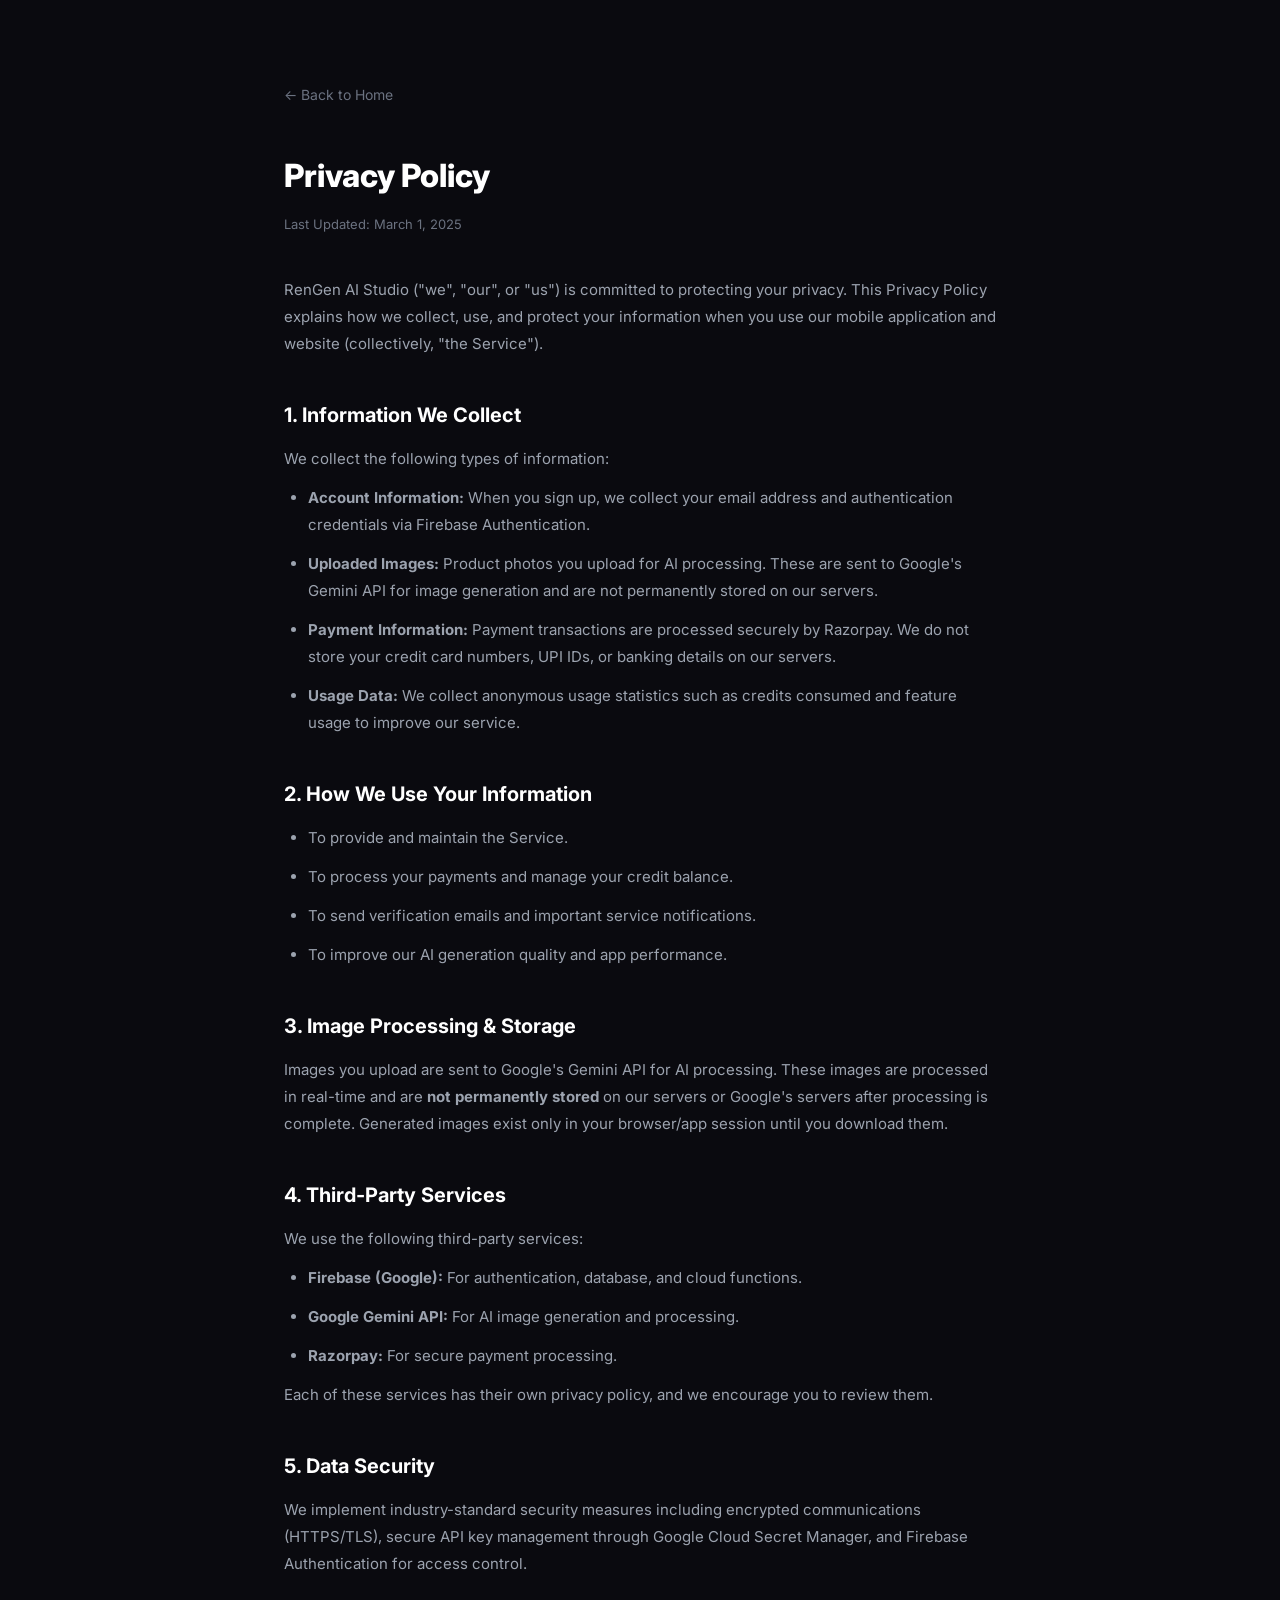
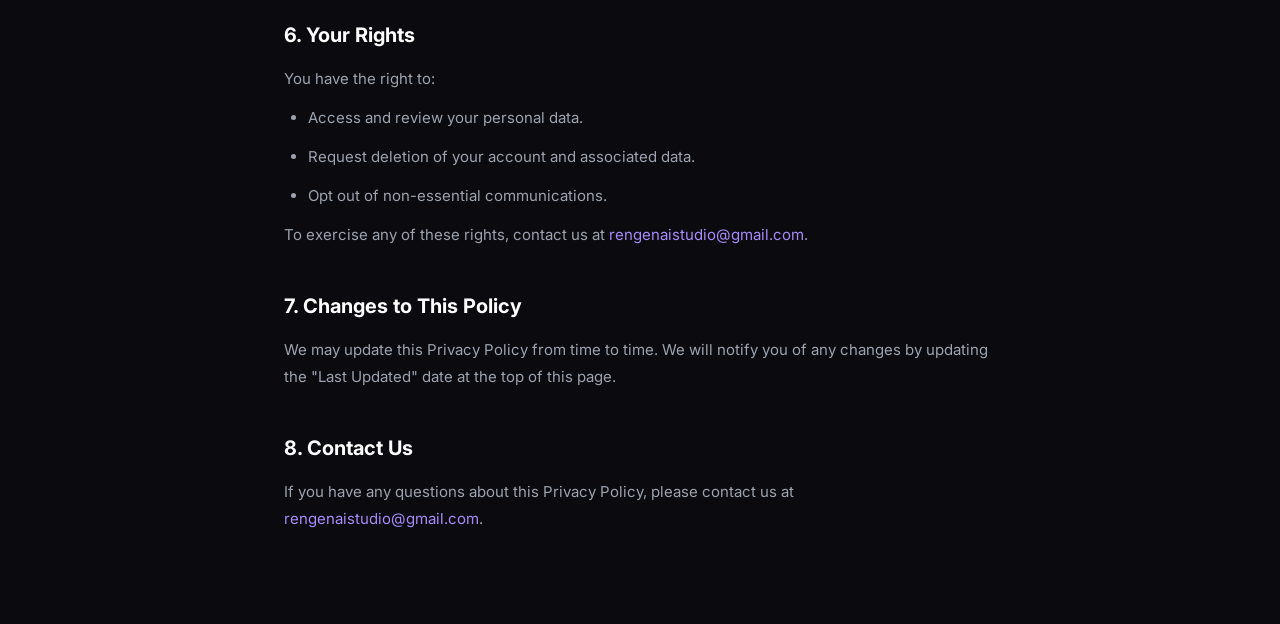
<file: privacy.html>
<!DOCTYPE html>
<html lang="en">

<head>
    <meta charset="UTF-8">
    <meta name="viewport" content="width=device-width, initial-scale=1.0">
    <title>Privacy Policy — RenGen AI Studio</title>
    <link rel="icon" href="icon.png" type="image/png">
    <link href="https://fonts.googleapis.com/css2?family=Inter:wght@400;600;700&display=swap" rel="stylesheet">
    <style>
        *,
        *::before,
        *::after {
            box-sizing: border-box;
            margin: 0;
            padding: 0;
        }

        body {
            font-family: 'Inter', sans-serif;
            background: #0a0a0f;
            color: #c9cdd4;
            line-height: 1.8;
        }

        a {
            color: #a78bfa;
            text-decoration: none;
        }

        a:hover {
            text-decoration: underline;
        }

        .container {
            max-width: 760px;
            margin: 0 auto;
            padding: 80px 24px;
        }

        .back-link {
            display: inline-block;
            margin-bottom: 40px;
            font-size: 14px;
            color: #6b7280;
        }

        .back-link:hover {
            color: #a78bfa;
        }

        h1 {
            font-size: 32px;
            font-weight: 800;
            color: #fff;
            margin-bottom: 8px;
        }

        .last-updated {
            font-size: 13px;
            color: #6b7280;
            margin-bottom: 40px;
        }

        h2 {
            font-size: 20px;
            font-weight: 700;
            color: #fff;
            margin-top: 40px;
            margin-bottom: 12px;
        }

        p,
        li {
            font-size: 15px;
            color: #9ca3af;
            margin-bottom: 12px;
        }

        ul {
            padding-left: 24px;
        }
    </style>
</head>

<body>
    <div class="container">
        <a href="index.html" class="back-link">← Back to Home</a>
        <h1>Privacy Policy</h1>
        <!-- REPLACE: Update this date when you go live -->
        <p class="last-updated">Last Updated: March 1, 2025</p>

        <p>RenGen AI Studio ("we", "our", or "us") is committed to protecting your privacy. This Privacy Policy explains
            how we collect, use, and protect your information when you use our mobile application and website
            (collectively, "the Service").</p>

        <h2>1. Information We Collect</h2>
        <p>We collect the following types of information:</p>
        <ul>
            <li><strong>Account Information:</strong> When you sign up, we collect your email address and authentication
                credentials via Firebase Authentication.</li>
            <li><strong>Uploaded Images:</strong> Product photos you upload for AI processing. These are sent to
                Google's Gemini API for image generation and are not permanently stored on our servers.</li>
            <li><strong>Payment Information:</strong> Payment transactions are processed securely by Razorpay. We do not
                store your credit card numbers, UPI IDs, or banking details on our servers.</li>
            <li><strong>Usage Data:</strong> We collect anonymous usage statistics such as credits consumed and feature
                usage to improve our service.</li>
        </ul>

        <h2>2. How We Use Your Information</h2>
        <ul>
            <li>To provide and maintain the Service.</li>
            <li>To process your payments and manage your credit balance.</li>
            <li>To send verification emails and important service notifications.</li>
            <li>To improve our AI generation quality and app performance.</li>
        </ul>

        <h2>3. Image Processing & Storage</h2>
        <p>Images you upload are sent to Google's Gemini API for AI processing. These images are processed in real-time
            and are <strong>not permanently stored</strong> on our servers or Google's servers after processing is
            complete. Generated images exist only in your browser/app session until you download them.</p>

        <h2>4. Third-Party Services</h2>
        <p>We use the following third-party services:</p>
        <ul>
            <li><strong>Firebase (Google):</strong> For authentication, database, and cloud functions.</li>
            <li><strong>Google Gemini API:</strong> For AI image generation and processing.</li>
            <li><strong>Razorpay:</strong> For secure payment processing.</li>
        </ul>
        <p>Each of these services has their own privacy policy, and we encourage you to review them.</p>

        <h2>5. Data Security</h2>
        <p>We implement industry-standard security measures including encrypted communications (HTTPS/TLS), secure API
            key management through Google Cloud Secret Manager, and Firebase Authentication for access control.</p>

        <h2>6. Your Rights</h2>
        <p>You have the right to:</p>
        <ul>
            <li>Access and review your personal data.</li>
            <li>Request deletion of your account and associated data.</li>
            <li>Opt out of non-essential communications.</li>
        </ul>
        <!-- REPLACE: Add your actual support email -->
        <p>To exercise any of these rights, contact us at <a href="mailto:rengenaistudio@gmail.com">rengenaistudio@gmail.com</a>.
        </p>

        <h2>7. Changes to This Policy</h2>
        <p>We may update this Privacy Policy from time to time. We will notify you of any changes by updating the "Last
            Updated" date at the top of this page.</p>

        <h2>8. Contact Us</h2>
        <!-- REPLACE: Add your actual contact details -->
        <p>If you have any questions about this Privacy Policy, please contact us at <a
                href="mailto:rengenaistudio@gmail.com">rengenaistudio@gmail.com</a>.</p>
    </div>
</body>

</html>
</file>
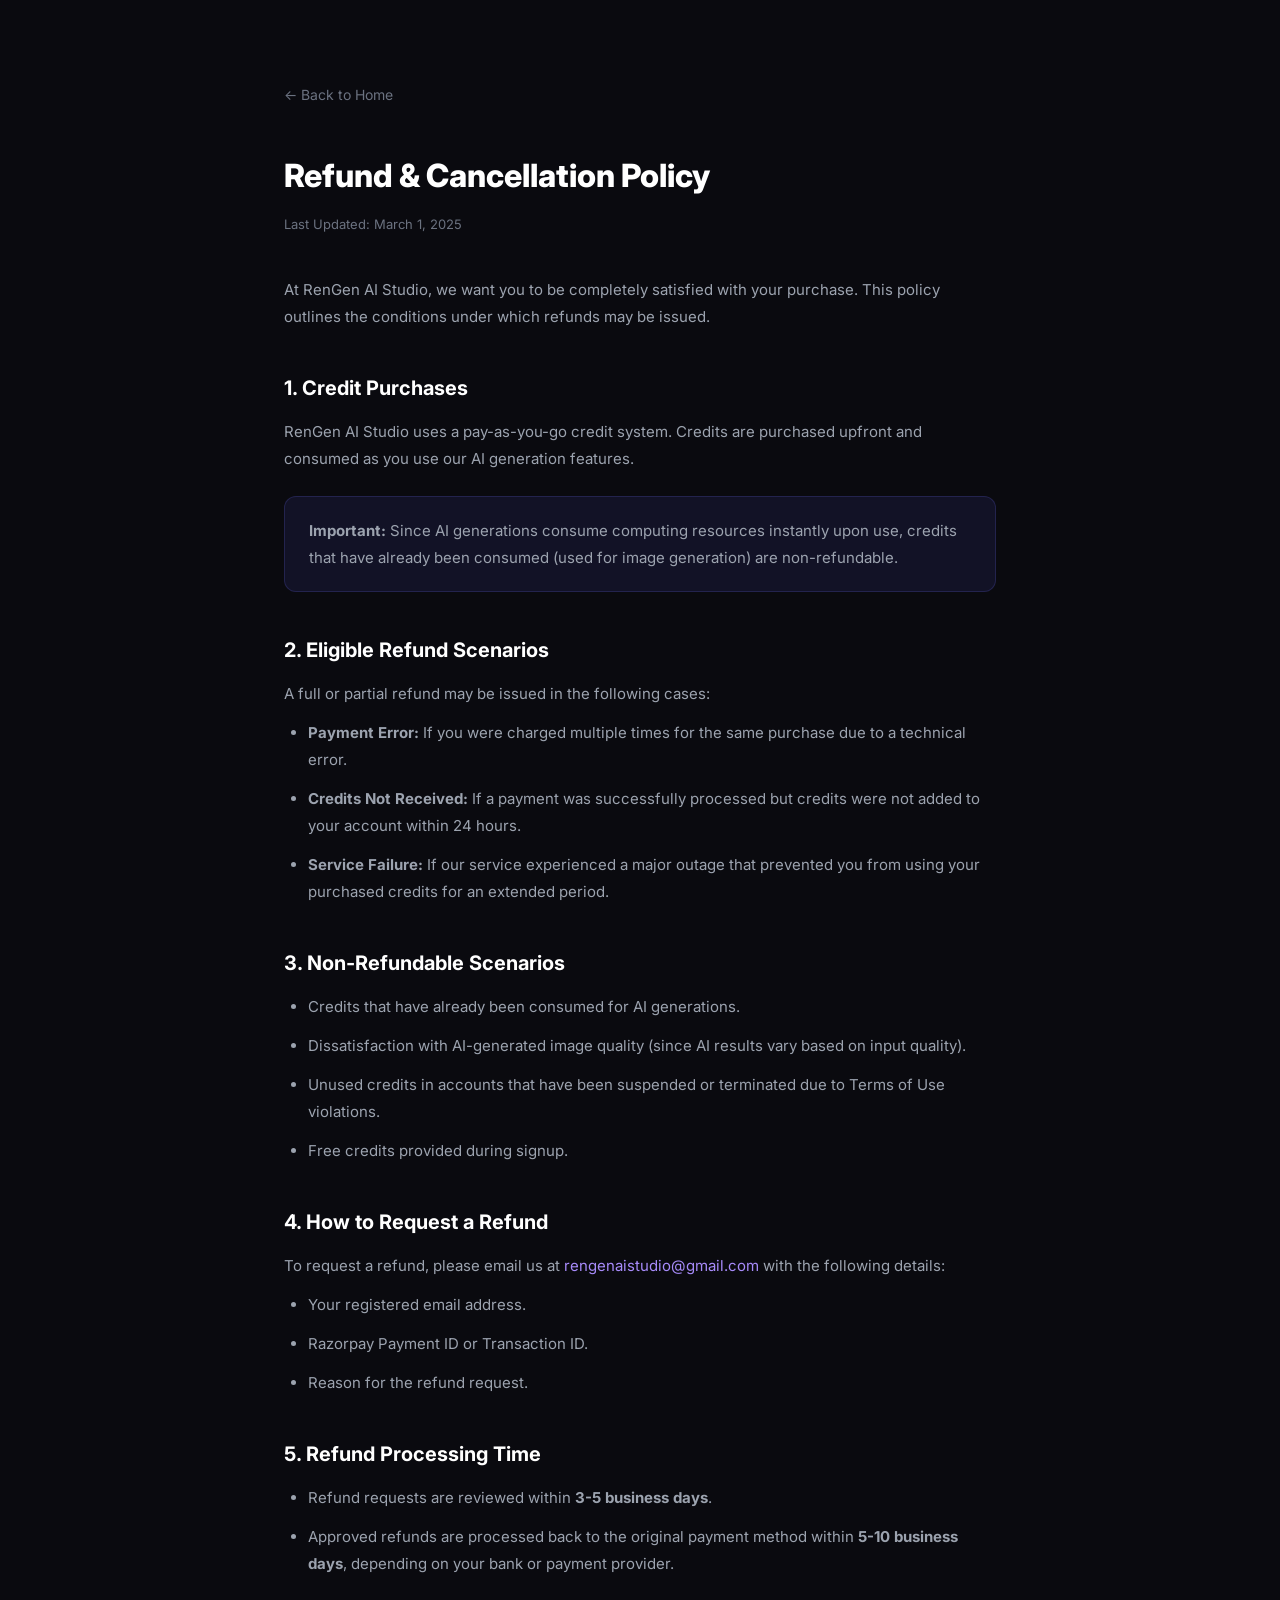
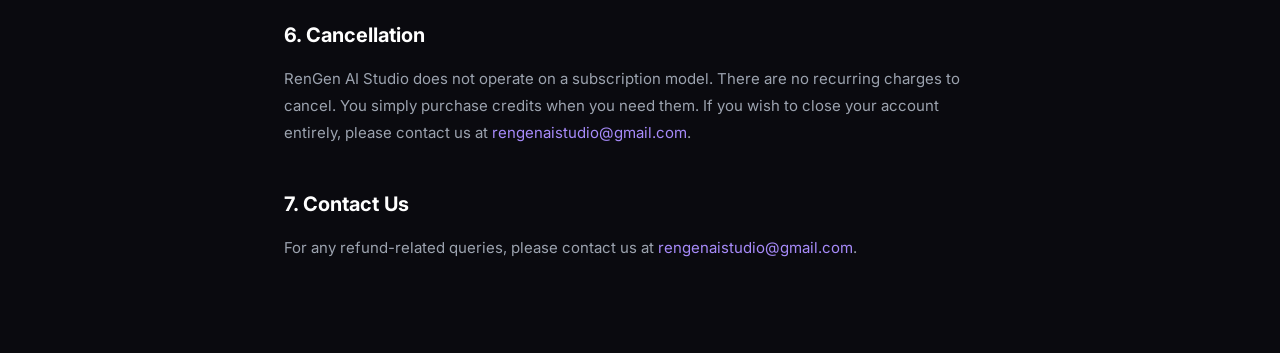
<file: refund.html>
<!DOCTYPE html>
<html lang="en">

<head>
    <meta charset="UTF-8">
    <meta name="viewport" content="width=device-width, initial-scale=1.0">
    <title>Refund & Cancellation Policy — RenGen AI Studio</title>
    <link rel="icon" href="icon.png" type="image/png">
    <link href="https://fonts.googleapis.com/css2?family=Inter:wght@400;600;700&display=swap" rel="stylesheet">
    <style>
        *,
        *::before,
        *::after {
            box-sizing: border-box;
            margin: 0;
            padding: 0;
        }

        body {
            font-family: 'Inter', sans-serif;
            background: #0a0a0f;
            color: #c9cdd4;
            line-height: 1.8;
        }

        a {
            color: #a78bfa;
            text-decoration: none;
        }

        a:hover {
            text-decoration: underline;
        }

        .container {
            max-width: 760px;
            margin: 0 auto;
            padding: 80px 24px;
        }

        .back-link {
            display: inline-block;
            margin-bottom: 40px;
            font-size: 14px;
            color: #6b7280;
        }

        .back-link:hover {
            color: #a78bfa;
        }

        h1 {
            font-size: 32px;
            font-weight: 800;
            color: #fff;
            margin-bottom: 8px;
        }

        .last-updated {
            font-size: 13px;
            color: #6b7280;
            margin-bottom: 40px;
        }

        h2 {
            font-size: 20px;
            font-weight: 700;
            color: #fff;
            margin-top: 40px;
            margin-bottom: 12px;
        }

        p,
        li {
            font-size: 15px;
            color: #9ca3af;
            margin-bottom: 12px;
        }

        ul {
            padding-left: 24px;
        }

        .highlight {
            background: rgba(99, 102, 241, 0.1);
            border: 1px solid rgba(99, 102, 241, 0.2);
            border-radius: 12px;
            padding: 20px 24px;
            margin: 24px 0;
        }

        .highlight p {
            margin-bottom: 0;
        }
    </style>
</head>

<body>
    <div class="container">
        <a href="index.html" class="back-link">← Back to Home</a>
        <h1>Refund & Cancellation Policy</h1>
        <p class="last-updated">Last Updated: March 1, 2025</p>

        <p>At RenGen AI Studio, we want you to be completely satisfied with your purchase. This policy outlines the
            conditions under which refunds may be issued.</p>

        <h2>1. Credit Purchases</h2>
        <p>RenGen AI Studio uses a pay-as-you-go credit system. Credits are purchased upfront and consumed as you use
            our AI generation features.</p>

        <div class="highlight">
            <p><strong>Important:</strong> Since AI generations consume computing resources instantly upon use, credits
                that have already been consumed (used for image generation) are non-refundable.</p>
        </div>

        <h2>2. Eligible Refund Scenarios</h2>
        <p>A full or partial refund may be issued in the following cases:</p>
        <ul>
            <li><strong>Payment Error:</strong> If you were charged multiple times for the same purchase due to a
                technical error.</li>
            <li><strong>Credits Not Received:</strong> If a payment was successfully processed but credits were not
                added to your account within 24 hours.</li>
            <li><strong>Service Failure:</strong> If our service experienced a major outage that prevented you from
                using your purchased credits for an extended period.</li>
        </ul>

        <h2>3. Non-Refundable Scenarios</h2>
        <ul>
            <li>Credits that have already been consumed for AI generations.</li>
            <li>Dissatisfaction with AI-generated image quality (since AI results vary based on input quality).</li>
            <li>Unused credits in accounts that have been suspended or terminated due to Terms of Use violations.</li>
            <li>Free credits provided during signup.</li>
        </ul>

        <h2>4. How to Request a Refund</h2>
        <p>To request a refund, please email us at <a href="mailto:rengenaistudio@gmail.com">rengenaistudio@gmail.com</a> with the
            following details:</p>
        <ul>
            <li>Your registered email address.</li>
            <li>Razorpay Payment ID or Transaction ID.</li>
            <li>Reason for the refund request.</li>
        </ul>

        <h2>5. Refund Processing Time</h2>
        <ul>
            <li>Refund requests are reviewed within <strong>3-5 business days</strong>.</li>
            <li>Approved refunds are processed back to the original payment method within <strong>5-10 business
                    days</strong>, depending on your bank or payment provider.</li>
        </ul>

        <h2>6. Cancellation</h2>
        <p>RenGen AI Studio does not operate on a subscription model. There are no recurring charges to cancel. You
            simply purchase credits when you need them. If you wish to close your account entirely, please contact us at
            <a href="mailto:rengenaistudio@gmail.com">rengenaistudio@gmail.com</a>.
        </p>

        <h2>7. Contact Us</h2>
        <!-- REPLACE: Add your actual contact email -->
        <p>For any refund-related queries, please contact us at <a
                href="mailto:rengenaistudio@gmail.com">rengenaistudio@gmail.com</a>.</p>
    </div>
</body>

</html>
</file>
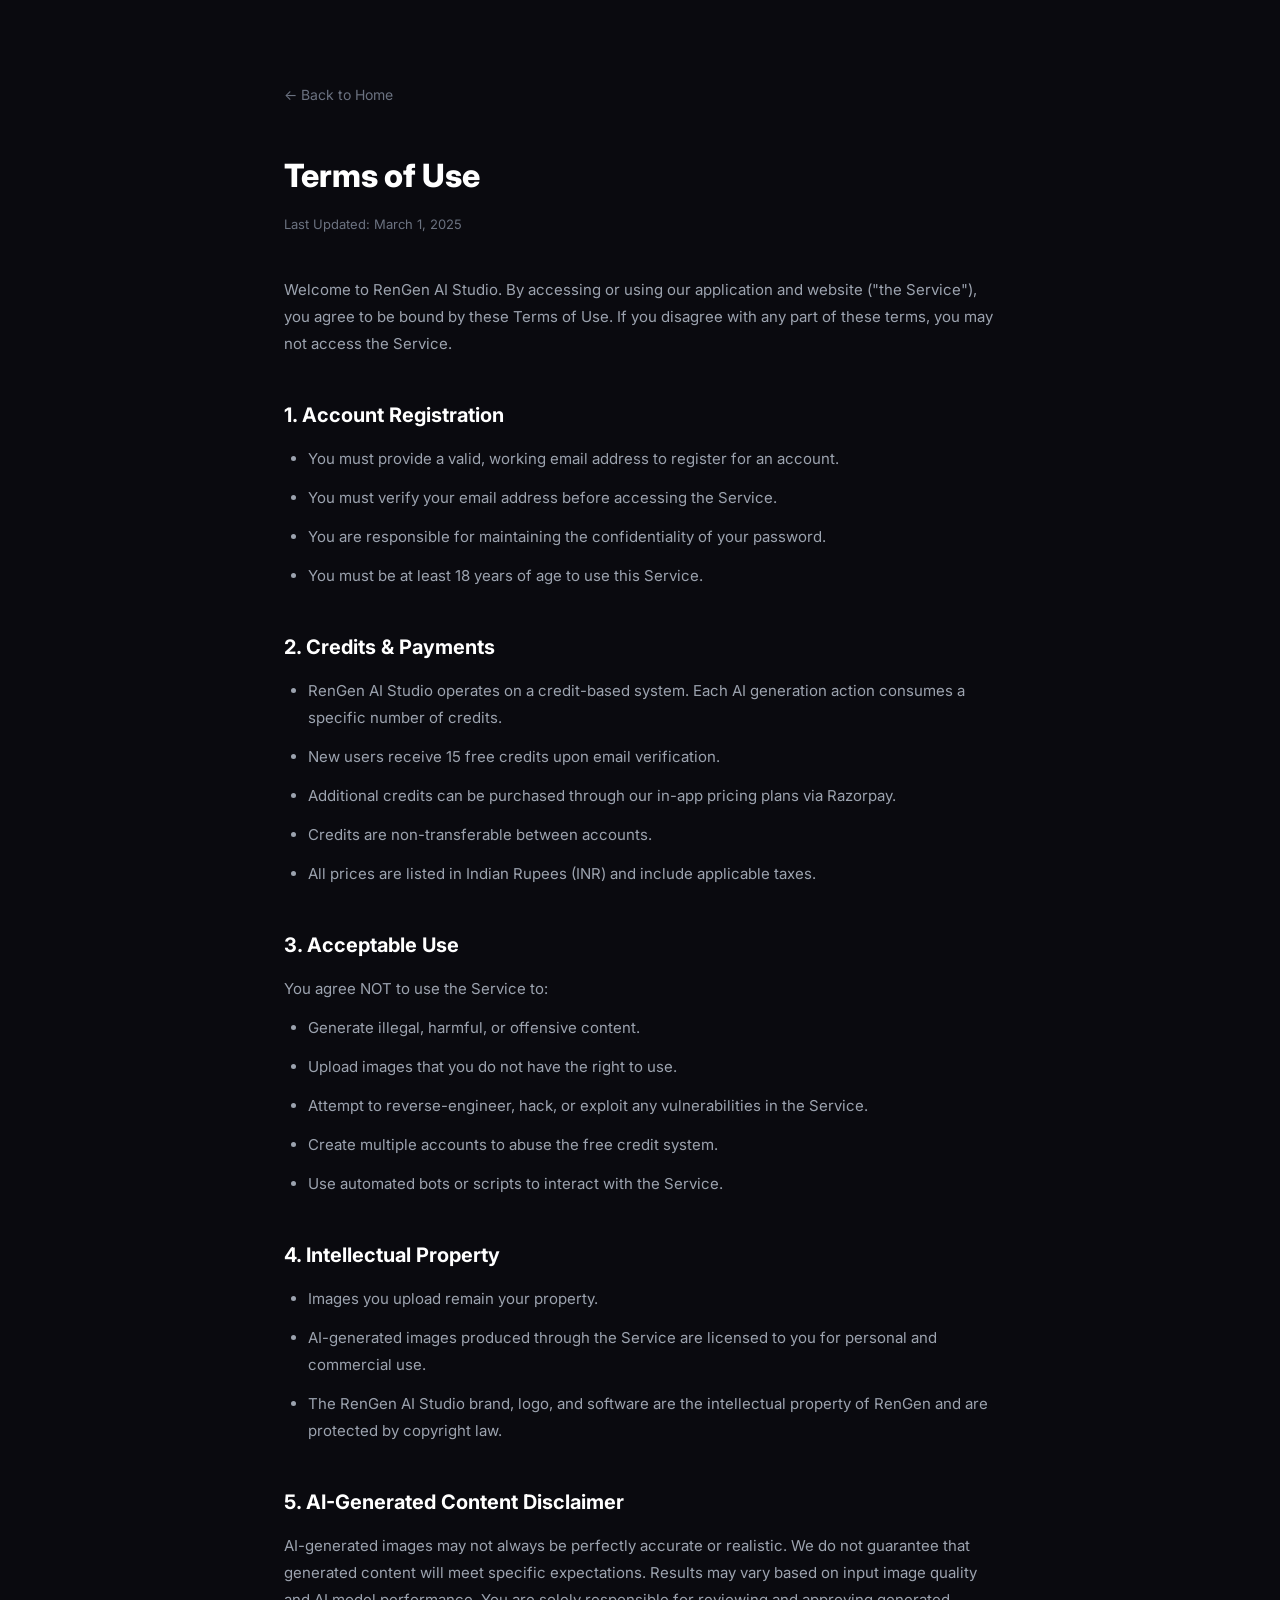
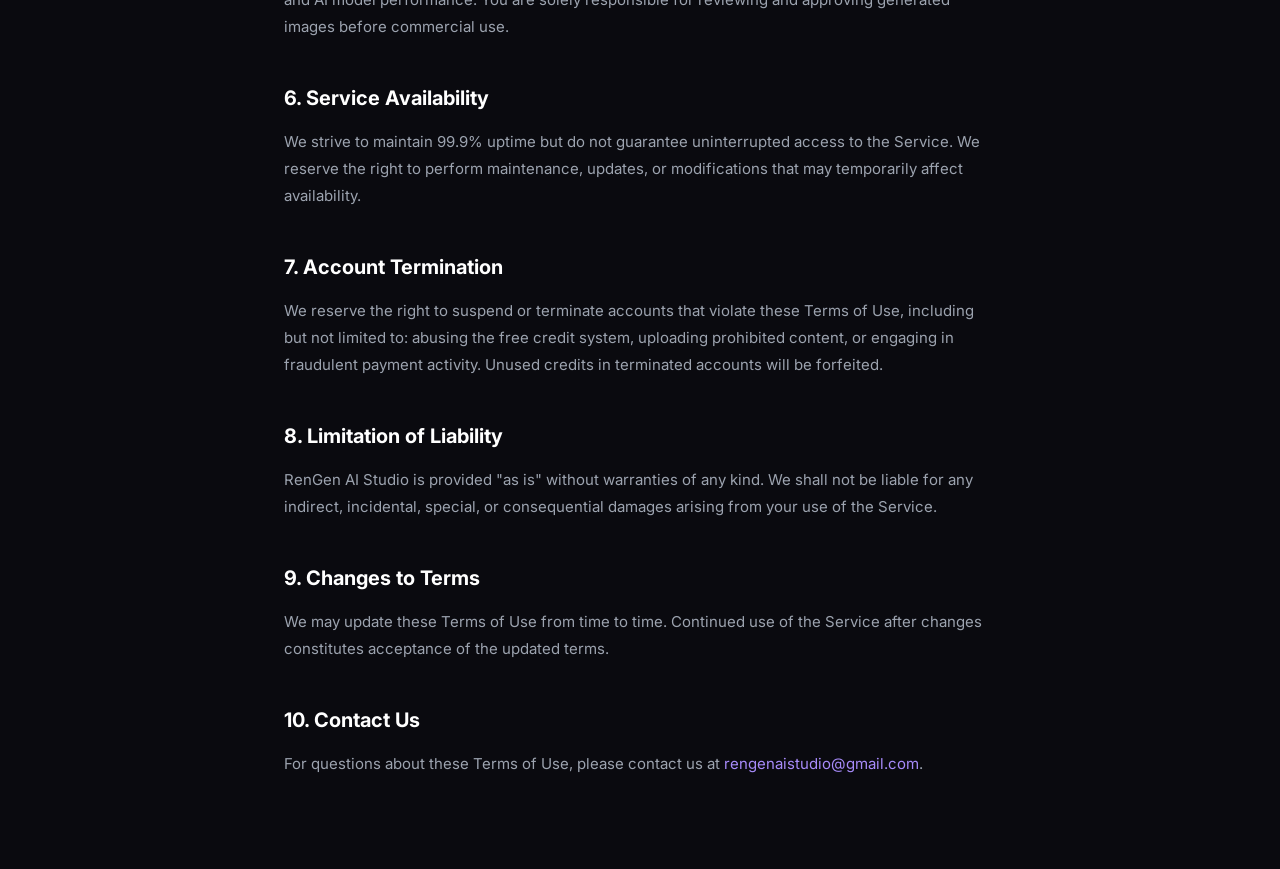
<file: terms.html>
<!DOCTYPE html>
<html lang="en">

<head>
    <meta charset="UTF-8">
    <meta name="viewport" content="width=device-width, initial-scale=1.0">
    <title>Terms of Use — RenGen AI Studio</title>
    <link rel="icon" href="icon.png" type="image/png">
    <link href="https://fonts.googleapis.com/css2?family=Inter:wght@400;600;700&display=swap" rel="stylesheet">
    <style>
        *,
        *::before,
        *::after {
            box-sizing: border-box;
            margin: 0;
            padding: 0;
        }

        body {
            font-family: 'Inter', sans-serif;
            background: #0a0a0f;
            color: #c9cdd4;
            line-height: 1.8;
        }

        a {
            color: #a78bfa;
            text-decoration: none;
        }

        a:hover {
            text-decoration: underline;
        }

        .container {
            max-width: 760px;
            margin: 0 auto;
            padding: 80px 24px;
        }

        .back-link {
            display: inline-block;
            margin-bottom: 40px;
            font-size: 14px;
            color: #6b7280;
        }

        .back-link:hover {
            color: #a78bfa;
        }

        h1 {
            font-size: 32px;
            font-weight: 800;
            color: #fff;
            margin-bottom: 8px;
        }

        .last-updated {
            font-size: 13px;
            color: #6b7280;
            margin-bottom: 40px;
        }

        h2 {
            font-size: 20px;
            font-weight: 700;
            color: #fff;
            margin-top: 40px;
            margin-bottom: 12px;
        }

        p,
        li {
            font-size: 15px;
            color: #9ca3af;
            margin-bottom: 12px;
        }

        ul {
            padding-left: 24px;
        }
    </style>
</head>

<body>
    <div class="container">
        <a href="index.html" class="back-link">← Back to Home</a>
        <h1>Terms of Use</h1>
        <p class="last-updated">Last Updated: March 1, 2025</p>

        <p>Welcome to RenGen AI Studio. By accessing or using our application and website ("the Service"), you agree to
            be bound by these Terms of Use. If you disagree with any part of these terms, you may not access the
            Service.</p>

        <h2>1. Account Registration</h2>
        <ul>
            <li>You must provide a valid, working email address to register for an account.</li>
            <li>You must verify your email address before accessing the Service.</li>
            <li>You are responsible for maintaining the confidentiality of your password.</li>
            <li>You must be at least 18 years of age to use this Service.</li>
        </ul>

        <h2>2. Credits & Payments</h2>
        <ul>
            <li>RenGen AI Studio operates on a credit-based system. Each AI generation action consumes a specific number
                of credits.</li>
            <li>New users receive 15 free credits upon email verification.</li>
            <li>Additional credits can be purchased through our in-app pricing plans via Razorpay.</li>
            <li>Credits are non-transferable between accounts.</li>
            <li>All prices are listed in Indian Rupees (INR) and include applicable taxes.</li>
        </ul>

        <h2>3. Acceptable Use</h2>
        <p>You agree NOT to use the Service to:</p>
        <ul>
            <li>Generate illegal, harmful, or offensive content.</li>
            <li>Upload images that you do not have the right to use.</li>
            <li>Attempt to reverse-engineer, hack, or exploit any vulnerabilities in the Service.</li>
            <li>Create multiple accounts to abuse the free credit system.</li>
            <li>Use automated bots or scripts to interact with the Service.</li>
        </ul>

        <h2>4. Intellectual Property</h2>
        <ul>
            <li>Images you upload remain your property.</li>
            <li>AI-generated images produced through the Service are licensed to you for personal and commercial use.
            </li>
            <li>The RenGen AI Studio brand, logo, and software are the intellectual property of RenGen and are protected
                by copyright law.</li>
        </ul>

        <h2>5. AI-Generated Content Disclaimer</h2>
        <p>AI-generated images may not always be perfectly accurate or realistic. We do not guarantee that generated
            content will meet specific expectations. Results may vary based on input image quality and AI model
            performance. You are solely responsible for reviewing and approving generated images before commercial use.
        </p>

        <h2>6. Service Availability</h2>
        <p>We strive to maintain 99.9% uptime but do not guarantee uninterrupted access to the Service. We reserve the
            right to perform maintenance, updates, or modifications that may temporarily affect availability.</p>

        <h2>7. Account Termination</h2>
        <p>We reserve the right to suspend or terminate accounts that violate these Terms of Use, including but not
            limited to: abusing the free credit system, uploading prohibited content, or engaging in fraudulent payment
            activity. Unused credits in terminated accounts will be forfeited.</p>

        <h2>8. Limitation of Liability</h2>
        <p>RenGen AI Studio is provided "as is" without warranties of any kind. We shall not be liable for any indirect,
            incidental, special, or consequential damages arising from your use of the Service.</p>

        <h2>9. Changes to Terms</h2>
        <p>We may update these Terms of Use from time to time. Continued use of the Service after changes constitutes
            acceptance of the updated terms.</p>

        <h2>10. Contact Us</h2>
        <!-- REPLACE: Add your actual contact email -->
        <p>For questions about these Terms of Use, please contact us at <a
                href="mailto:rengenaistudio@gmail.com">rengenaistudio@gmail.com</a>.</p>
    </div>
</body>

</html>
</file>
<file: style.css>
@import url('https://fonts.googleapis.com/css2?family=Outfit:wght@300;400;500;600;700;800;900&display=swap');

:root {
    --bg-main: #05050A;
    --bg-card: rgba(20, 20, 30, 0.6);
    --bg-glass: rgba(15, 15, 25, 0.4);
    
    --border-glass: rgba(255, 255, 255, 0.08);
    --border-glow: rgba(99, 102, 241, 0.3);
    
    --text-main: #FFFFFF;
    --text-muted: #94A3B8;
    
    --primary-gradient: linear-gradient(135deg, #818CF8 0%, #C084FC 100%);
    --bg-gradient: radial-gradient(circle at top center, rgba(79, 70, 229, 0.15) 0%, rgba(0,0,0,0) 50%);

    --btn-sec-bg: rgba(255, 255, 255, 0.05);
    --btn-sec-bg-hover: rgba(255, 255, 255, 0.1);
    --btn-sec-text: #FFFFFF;
    
    --footer-bg: rgba(0, 0, 0, 0.4);
    --footer-title: #FFFFFF;
}

body.light-mode {
    --bg-main: #F8FAFC;
    --bg-card: rgba(255, 255, 255, 0.8);
    --bg-glass: rgba(255, 255, 255, 0.6);
    
    --border-glass: rgba(0, 0, 0, 0.1);
    --border-glow: rgba(99, 102, 241, 0.5);
    
    --text-main: #0F172A;
    --text-muted: #475569;
    
    --primary-gradient: linear-gradient(135deg, #6366F1 0%, #8B5CF6 100%);
    --bg-gradient: radial-gradient(circle at top center, rgba(99, 102, 241, 0.1) 0%, rgba(255,255,255,0) 50%);

    --btn-sec-bg: rgba(99, 102, 241, 0.1);
    --btn-sec-bg-hover: rgba(99, 102, 241, 0.2);
    --btn-sec-text: #4F46E5;
    
    --footer-bg: #E2E8F0;
    --footer-title: #0F172A;
}

* {
    margin: 0;
    padding: 0;
    box-sizing: border-box;
    font-family: 'Outfit', sans-serif;
}

body {
    background-color: var(--bg-main);
    background-image: var(--bg-gradient);
    background-attachment: fixed;
    color: var(--text-main);
    line-height: 1.6;
    overflow-x: hidden;
}

/* ================= UTILITIES ================= */
.container {
    max-width: 1200px;
    margin: 0 auto;
    padding: 0 24px;
}

.text-gradient {
    background: var(--primary-gradient);
    -webkit-background-clip: text;
    -webkit-text-fill-color: transparent;
    background-clip: text;
}

.glass-panel {
    background: var(--bg-glass);
    backdrop-filter: blur(12px);
    -webkit-backdrop-filter: blur(12px);
    border: 1px solid var(--border-glass);
    border-radius: 16px;
}

.btn-primary {
    background: var(--primary-gradient);
    color: white;
    padding: 10px 22px;
    border-radius: 12px;
    font-weight: 600;
    font-size: 15px;
    text-decoration: none;
    transition: all 0.3s ease;
    display: inline-flex;
    align-items: center;
    justify-content: center;
    gap: 8px;
    border: none;
    cursor: pointer;
    box-shadow: 0 4px 20px rgba(99, 102, 241, 0.3);
}

.btn-primary:hover {
    transform: translateY(-2px);
    box-shadow: 0 6px 25px rgba(99, 102, 241, 0.5);
}

.btn-secondary {
    background: var(--btn-sec-bg);
    color: var(--btn-sec-text);
    padding: 10px 22px;
    border-radius: 12px;
    font-weight: 600;
    font-size: 15px;
    border: 1px solid var(--border-glass);
    text-decoration: none;
    display: inline-flex;
    align-items: center;
    justify-content: center;
    transition: all 0.3s ease;
}

.btn-secondary:hover {
    background: var(--btn-sec-bg-hover);
}

.section-tag {
    display: inline-block;
    padding: 6px 16px;
    background: rgba(99, 102, 241, 0.1);
    border: 1px solid rgba(99, 102, 241, 0.2);
    color: #818CF8;
    border-radius: 20px;
    font-size: 14px;
    font-weight: 600;
    text-transform: uppercase;
    letter-spacing: 1px;
    margin-bottom: 24px;
}

.fade-in {
    opacity: 0;
    transform: translateY(30px);
    transition: opacity 0.8s ease-out, transform 0.8s ease-out;
}

.fade-in.visible {
    opacity: 1;
    transform: translateY(0);
}

/* ================= NAVBAR ================= */
.navbar {
    position: fixed;
    top: 0;
    width: 100%;
    z-index: 1000;
    padding: 20px 0;
    transition: all 0.3s ease;
}

.navbar.scrolled {
    padding: 15px 0;
    background: var(--bg-main); /* Using main background for solid visibility or a new var */
    backdrop-filter: blur(10px);
    border-bottom: 1px solid var(--border-glass);
}

.nav-container {
    display: flex;
    justify-content: space-between;
    align-items: center;
}

.logo {
    display: flex;
    align-items: center;
    gap: 8px;
    font-size: 20px;
    font-weight: 800;
    color: var(--text-main);
    text-decoration: none;
}

.logo img {
    height: 30px;
    width: auto;
    border-radius: 4px;
    object-fit: contain;
}

.nav-links {
    /* Hidden by default on mobile — shown only on wide screens via min-width below */
    display: none;
    gap: 20px;
    align-items: center;
}

/* === Show nav-links only on desktop (> 1150px) === */
@media (min-width: 1151px) {
    .nav-links {
        display: flex;
    }
    /* Hide hamburger on desktop */
    .hide-on-mobile-inverse {
        display: none !important;
    }
}

.nav-links a {
    color: var(--text-muted);
    text-decoration: none;
    font-size: 14px;
    font-weight: 500;
    transition: color 0.3s ease;
}

.nav-links a:hover {
    color: var(--text-main);
}

.mobile-menu-btn {
    /* Visible by default on mobile */
    display: block;
    background: none;
    border: none;
    color: var(--text-main);
    font-size: 24px;
    cursor: pointer;
}

.theme-toggle-btn {
    background: var(--bg-glass);
    border: 1px solid var(--border-glass);
    border-radius: 50%;
    width: 40px;
    height: 40px;
    display: flex;
    align-items: center;
    justify-content: center;
    font-size: 20px;
    cursor: pointer;
    color: var(--text-main);
    transition: all 0.3s ease;
}

.theme-toggle-btn:hover {
    background: var(--bg-card);
    transform: rotate(15deg);
}

/* ================= HERO ================= */
.hero {
    padding: 180px 0 100px;
    text-align: center;
    position: relative;
}

.hero h1 {
    font-size: clamp(40px, 6vw, 72px);
    line-height: 1.1;
    font-weight: 800;
    margin-bottom: 24px;
    max-width: 900px;
    margin-left: auto;
    margin-right: auto;
}

.hero p {
    font-size: 18px;
    color: var(--text-muted);
    max-width: 600px;
    margin: 0 auto 40px;
}

.hero-cta {
    display: flex;
    gap: 16px;
    justify-content: center;
    margin-bottom: 80px;
}

/* ================= ARC GALLERY HERO ================= */
.arc-gallery-wrapper {
    position: absolute;
    top: 120px; /* Pushed significantly down to clear navbar */
    width: 100%;
    /* height is set dynamically by JS via radius * 1.2 */
    margin: 0 auto;
    pointer-events: none; /* Let clicks pass through background */
}

.arc-pivot {
    position: absolute;
    left: 50%;
    bottom: 0; /* Pivot exactly at bottom of wrapper */
    transform: translateX(-50%);
    width: 0;
    height: 0;
}

.arc-item {
    position: absolute;
    pointer-events: auto; /* Re-enable clicks/hovers for cards */
    opacity: 0;
    transform-origin: center bottom;
}

.arc-card {
    border-radius: 16px;
    box-shadow: 0 20px 40px rgba(0,0,0,0.4);
    overflow: hidden;
    background: var(--bg-card);
    border: 1px solid var(--border-glass);
    transition: transform 0.3s ease, box-shadow 0.3s ease;
}

.light-mode .arc-card {
    box-shadow: 0 20px 40px rgba(0,0,0,0.1);
}

.arc-card:hover {
    transform: scale(1.05);
    box-shadow: 0 25px 50px rgba(0,0,0,0.5), 0 0 40px var(--border-glow);
    z-index: 50 !important;
}

.arc-card img {
    width: 100%;
    height: 100%;
    object-fit: cover;
}

/* Animations */
@keyframes arc-fade-in-up {
    0% { opacity: 0; transform: translate(-50%, 60%); }
    100% { opacity: 1; transform: translate(-50%, 50%); }
}

.animate-arc-up {
    animation: arc-fade-in-up 0.8s ease-out forwards;
}

@keyframes content-fade-in {
    0% { opacity: 0; transform: translateY(20px); }
    100% { opacity: 1; transform: translateY(0); }
}

.animate-fade-in {
    opacity: 0;
    animation: content-fade-in 0.8s ease-out forwards;
}

.hero-content-arc {
    margin-top: 250px; /* Push text down strictly in sync with the absolute arch wrapper */
    text-align: center;
    position: relative;
    z-index: 10;
}

.hero-content-arc h1 {
    font-size: clamp(32px, 5vw, 56px); /* Scaled down hero font size */
    margin-bottom: 20px;
}

.hero-content-arc p {
    font-size: 16px;
    margin-bottom: 32px;
}

@media (max-width: 1024px) {
    .hero-content-arc {
        margin-top: 200px;
    }
}

@media (max-width: 640px) {
    .hero {
        padding-bottom: 20px;
    }
    .hero-cta {
        margin-bottom: 20px;
    }
    .steps-section {
        padding-top: 30px;
    }
    .arc-gallery-wrapper {
        top: 80px; 
    }
    .hero-content-arc {
        margin-top: 190px;
    }
    .hero-content-arc h1 {
        font-size: clamp(28px, 6vw, 36px);
    }
    .hero-content-arc p {
        font-size: 14px;
        max-width: 90%;
        margin-bottom: 20px;
    }
}

/* ================= STEPS ================= */
.steps-section {
    padding: 100px 0 50px;
    position: relative;
    z-index: 1;
}

.steps-grid {
    display: grid;
    grid-template-columns: repeat(auto-fit, minmax(240px, 1fr));
    gap: 30px;
    margin-top: 50px;
    position: relative;
}

.step-card {
    padding: 40px 30px;
    text-align: center;
    position: relative;
    transition: transform 0.3s ease;
    background: var(--bg-card); /* overriding generic glass slightly */
    border: 1px solid var(--border-glass);
    border-radius: 16px;
}

.step-card:hover {
    transform: translateY(-5px);
}

.step-number {
    width: 50px;
    height: 50px;
    background: var(--primary-gradient);
    color: white;
    font-size: 24px;
    font-weight: 800;
    display: flex;
    align-items: center;
    justify-content: center;
    border-radius: 50%;
    margin: 0 auto 20px;
    box-shadow: 0 10px 20px rgba(99, 102, 241, 0.3);
}

.step-card h3 {
    font-size: 20px;
    margin-bottom: 12px;
    color: var(--text-main);
}

.step-card p {
    color: var(--text-muted);
    font-size: 15px;
}

@media (min-width: 993px) {
    .steps-grid::before {
        content: '';
        position: absolute;
        top: 65px;
        left: 10%;
        right: 10%;
        height: 2px;
        background: var(--border-glass);
        z-index: -1;
    }
}

/* ================= 6 POSES DEMO ================= */
.demo-section {
    padding: 100px 0;
    position: relative;
}

.demo-container {
    display: grid;
    grid-template-columns: 300px auto 1fr;
    gap: 40px;
    align-items: center;
    background: var(--bg-card);
    border: 1px solid var(--border-glass);
    border-radius: 24px;
    padding: 40px;
    margin-top: 40px;
}

.demo-inputs {
    display: flex;
    flex-direction: column;
    gap: 20px;
}

.input-card {
    background: var(--bg-glass);
    border: 1px dashed var(--border-glass);
    border-radius: 12px;
    padding: 16px;
    display: flex;
    align-items: center;
    gap: 16px;
}

.input-card img {
    width: 60px;
    height: 60px;
    border-radius: 8px;
    object-fit: cover;
    background: var(--bg-main);
}

.input-card span {
    font-size: 14px;
    font-weight: 500;
    color: var(--text-muted);
}

.demo-action {
    display: flex;
    flex-direction: column;
    align-items: center;
    gap: 16px;
}

.pulse-button {
    width: 80px;
    height: 80px;
    border-radius: 50%;
    background: var(--primary-gradient);
    display: flex;
    align-items: center;
    justify-content: center;
    cursor: pointer;
    box-shadow: 0 0 0 0 rgba(99, 102, 241, 0.7);
    animation: pulse 2s infinite;
    border: none;
}

.pulse-button svg {
    width: 32px;
    height: 32px;
    color: white;
}

@keyframes pulse {
    0% { transform: scale(0.95); box-shadow: 0 0 0 0 rgba(99, 102, 241, 0.7); }
    70% { transform: scale(1); box-shadow: 0 0 0 20px rgba(99, 102, 241, 0); }
    100% { transform: scale(0.95); box-shadow: 0 0 0 0 rgba(99, 102, 241, 0); }
}

.demo-outputs {
    display: grid;
    grid-template-columns: repeat(3, 1fr);
    gap: 16px;
}

.output-card {
    aspect-ratio: 3/4;
    border-radius: 12px;
    background: var(--bg-main);
    overflow: hidden;
    position: relative;
    border: 1px solid var(--border-glass);
}

.output-card img {
    width: 100%;
    height: 100%;
    object-fit: cover;
    opacity: 0;
    transition: opacity 0.5s ease;
}

.demo-container.active .output-card img {
    opacity: 1;
}

.demo-container.active .output-card:nth-child(1) img { transition-delay: 0.1s; }
.demo-container.active .output-card:nth-child(2) img { transition-delay: 0.3s; }
.demo-container.active .output-card:nth-child(3) img { transition-delay: 0.5s; }
.demo-container.active .output-card:nth-child(4) img { transition-delay: 0.7s; }
.demo-container.active .output-card:nth-child(5) img { transition-delay: 0.9s; }
.demo-container.active .output-card:nth-child(6) img { transition-delay: 1.1s; }


.placeholder-text {
    position: absolute;
    top: 50%;
    left: 50%;
    transform: translate(-50%, -50%);
    color: #444;
    font-size: 12px;
    font-weight: 600;
}

/* ================= BEFORE / AFTER SLIDER ================= */
.slider-section {
    padding: 100px 0;
}

.slider-grid {
    display: grid;
    grid-template-columns: repeat(4, 1fr);
    gap: 20px;
    margin-top: 40px;
}

.slider-container {
    width: 100%;
    position: relative;
    border-radius: 12px;
    overflow: hidden;
    aspect-ratio: 3/4; /* Vertical orientation */
    border: 1px solid var(--border-glass);
    box-shadow: 0 10px 30px rgba(0,0,0,0.3);
}

@media (max-width: 992px) {
    .slider-grid {
        grid-template-columns: repeat(2, 1fr);
    }
}

@media (max-width: 576px) {
    .slider-grid {
        grid-template-columns: 1fr;
    }
}

.slider-img {
    position: absolute;
    top: 0;
    left: 0;
    width: 100%;
    height: 100%;
    object-fit: cover;
}

.slider-before {
    clip-path: inset(0 50% 0 0);
}

.slider-handle {
    position: absolute;
    top: 0;
    bottom: 0;
    left: 50%;
    width: 4px;
    background: white;
    cursor: ew-resize;
    transform: translateX(-50%);
    box-shadow: 0 0 10px rgba(0,0,0,0.5);
}

.slider-handle::after {
    content: '< >';
    position: absolute;
    top: 50%;
    left: 50%;
    transform: translate(-50%, -50%);
    width: 40px;
    height: 40px;
    background: white;
    color: black;
    border-radius: 50%;
    display: flex;
    align-items: center;
    justify-content: center;
    font-weight: bold;
    font-size: 12px;
}

/* ================= FEATURES ================= */
.features {
    padding: 100px 0;
}

.features-grid {
    display: grid;
    grid-template-columns: repeat(auto-fit, minmax(300px, 1fr));
    gap: 30px;
    margin-top: 50px;
}

.feature-card {
    padding: 40px;
    transition: transform 0.3s ease, border-color 0.3s ease;
}

.feature-card:hover {
    transform: translateY(-5px);
    border-color: var(--border-glow);
}

.feature-icon {
    width: 50px;
    height: 50px;
    border-radius: 12px;
    background: rgba(99, 102, 241, 0.1);
    display: flex;
    align-items: center;
    justify-content: center;
    margin-bottom: 24px;
}

.feature-icon svg {
    width: 24px;
    height: 24px;
    color: #818CF8;
}

.feature-card h3 {
    font-size: 20px;
    margin-bottom: 12px;
}

.feature-card p {
    color: var(--text-muted);
    font-size: 15px;
}

/* ================= PRICING ================= */
.pricing {
    padding: 100px 0;
}

.pricing-grid {
    display: grid;
    grid-template-columns: repeat(auto-fit, minmax(300px, 1fr));
    gap: 30px;
    margin-top: 50px;
}

.price-card {
    padding: 40px;
    border-radius: 24px;
    text-align: center;
    transition: transform 0.3s ease;
    position: relative;
}

.price-card:hover {
    transform: translateY(-5px);
}

.price-card.popular {
    border-color: rgba(99, 102, 241, 0.6);
    box-shadow: 0 10px 40px rgba(99, 102, 241, 0.15);
}

.popular-badge {
    position: absolute;
    top: -15px;
    left: 50%;
    transform: translateX(-50%);
    background: var(--primary-gradient);
    color: white;
    font-size: 12px;
    font-weight: 700;
    padding: 6px 16px;
    border-radius: 20px;
    text-transform: uppercase;
    letter-spacing: 1px;
}

.price-card h3 {
    font-size: 24px;
    margin-bottom: 20px;
    color: var(--text-main);
}

.price-amount {
    font-size: 48px;
    font-weight: 800;
    color: var(--text-main);
}

.price-credits {
    color: #818CF8;
    font-weight: 600;
    margin-bottom: 30px;
}

.price-features {
    list-style: none;
    text-align: left;
    margin-bottom: 40px;
}

.price-features li {
    padding: 10px 0;
    color: var(--text-muted);
    font-size: 15px;
    border-bottom: 1px solid var(--border-glass);
}

.price-features li:last-child {
    border-bottom: none;
}


/* ================= FOOTER ================= */
.footer {
    padding: 80px 0 30px;
    background: var(--footer-bg);
    border-top: 1px solid var(--border-glass);
    margin-top: 100px;
}

.footer-grid {
    display: grid;
    grid-template-columns: 2fr 1fr 1fr 1fr;
    gap: 40px;
}

.footer-brand p {
    color: var(--text-muted);
    margin-top: 16px;
    font-size: 15px;
    max-width: 300px;
}

.footer-links h4 {
    color: var(--footer-title);
    font-size: 16px;
    font-weight: 600;
    margin-bottom: 20px;
    text-transform: uppercase;
    letter-spacing: 1px;
}

.footer-links ul {
    list-style: none;
}

.footer-links ul li {
    margin-bottom: 12px;
}

.footer-links ul li a {
    color: var(--text-muted);
    text-decoration: none;
    font-size: 14px;
    transition: color 0.3s ease;
}

.footer-links ul li a:hover {
    color: #818CF8;
}

.footer-bottom {
    margin-top: 60px;
    padding-top: 30px;
    border-top: 1px solid var(--border-glass);
    color: var(--text-muted);
    font-size: 14px;
}

/* ================= RESPONSIVE ================= */
@media (max-width: 992px) {
    .demo-container {
        grid-template-columns: 1fr;
    }
    .demo-action {
        flex-direction: row;
        justify-content: center;
    }
    .footer-grid {
        grid-template-columns: 1fr 1fr;
    }
}

@media (max-width: 1150px) {
    .hero h1 {
        font-size: 36px;
    }
    .demo-outputs {
        grid-template-columns: repeat(2, 1fr);
    }
    .slider-container {
        aspect-ratio: 4/5;
    }
    .footer-grid {
        grid-template-columns: 1fr;
        gap: 40px;
    }
}

/* ================= FAB (Floating Action Buttons) ================= */
.fab-container {
    position: fixed;
    bottom: 30px;
    right: 30px;
    display: flex;
    flex-direction: column;
    gap: 15px;
    z-index: 100;
}

.fab-btn {
    width: 56px;
    height: 56px;
    border-radius: 50%;
    display: flex;
    align-items: center;
    justify-content: center;
    color: white;
    text-decoration: none;
    border: none;
    cursor: pointer;
    transition: transform 0.3s ease, opacity 0.3s ease;
    box-shadow: 0 5px 15px rgba(0,0,0,0.3);
}

.fab-btn:hover {
    transform: translateY(-5px);
}

.wa-fab {
    background-color: #25D366;
}

.top-fab {
    background-color: var(--bg-glass);
    backdrop-filter: blur(10px);
    border: 1px solid var(--border-glass);
    color: var(--text-main);
    opacity: 0;
    visibility: hidden;
    transform: translateY(20px);
}

.top-fab.visible {
    opacity: 1;
    visibility: visible;
    transform: translateY(0);
}

.pulse-glow {
    animation: wa-pulse 2s infinite;
}

@keyframes wa-pulse {
    0% { box-shadow: 0 0 0 0 rgba(37, 211, 102, 0.7); }
    70% { box-shadow: 0 0 0 15px rgba(37, 211, 102, 0); }
    100% { box-shadow: 0 0 0 0 rgba(37, 211, 102, 0); }
}

@media (max-width: 768px) {
    .fab-container {
        bottom: 20px;
        right: 20px;
        transform: scale(0.9);
        transform-origin: bottom right;
    }
}

/* ================= MOBILE MENU OVERLAY ================= */
.mobile-menu-overlay {
    position: fixed;
    top: 0;
    left: 0;
    width: 100%;
    height: 100vh;
    background: rgba(5, 5, 10, 0.97);
    backdrop-filter: blur(15px);
    -webkit-backdrop-filter: blur(15px);
    z-index: 2000;
    display: flex;
    flex-direction: column;
    align-items: center;
    justify-content: center;
    gap: 24px;
    /* Use opacity + visibility fade instead of slide */
    opacity: 0;
    visibility: hidden;
    pointer-events: none;
    transition: opacity 0.3s ease, visibility 0.3s ease;
}

body.light-mode .mobile-menu-overlay {
    background: rgba(248, 250, 252, 0.97);
}

.mobile-menu-overlay.active {
    opacity: 1;
    visibility: visible;
    pointer-events: auto;
}

.mobile-menu-nav {
    display: flex;
    flex-direction: column;
    gap: 20px;
    align-items: center;
    margin-bottom: 20px;
}

.mobile-menu-nav a {
    font-size: 20px;
    font-weight: 600;
    color: var(--text-main);
    text-decoration: none;
}

.mobile-menu-overlay .btn-primary, 
.mobile-menu-overlay .btn-secondary {
    width: 200px;
    text-align: center;
    margin-top: 10px;
}

@media (max-width: 1150px) {
    .hide-on-mobile {
        display: none !important;
    }
}

@media (max-width: 768px) {
    .logo {
        font-size: 16px !important;
        gap: 6px !important;
    }
    .logo img {
        height: 24px !important;
    }
    
    /* Center Footer on Mobile */
    .footer-grid, .footer-bottom {
        text-align: center;
    }
    .footer-brand .logo {
        justify-content: center;
    }
    .footer-brand p {
        margin-left: auto;
        margin-right: auto;
    }
    .social-links > div {
        justify-content: center;
    }
}

/* ===== VIDEO GALLERY ===== */
.video-playlist-row::-webkit-scrollbar {
    height: 6px;
}
.video-playlist-row::-webkit-scrollbar-track {
    background: rgba(255, 255, 255, 0.05);
    border-radius: 4px;
}
.video-playlist-row::-webkit-scrollbar-thumb {
    background: var(--border-glass);
    border-radius: 4px;
}
.video-playlist-row::-webkit-scrollbar-thumb:hover {
    background: var(--primary);
}
</file>
